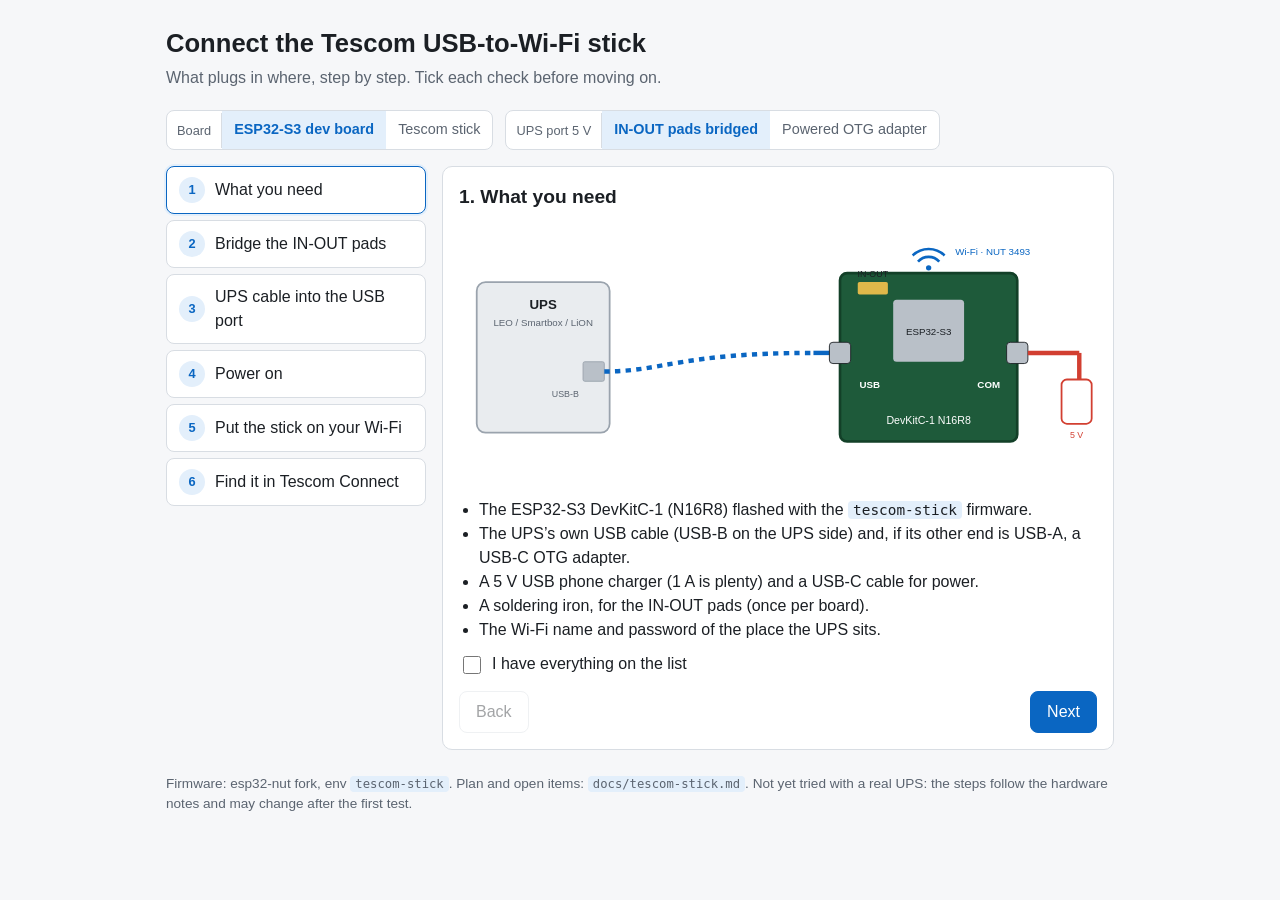
<file: instructions/connect-the-stick.html>
<!doctype html>
<html lang="en">
<head>
<meta charset="utf-8">
<meta name="viewport" content="width=device-width, initial-scale=1">
<title>Connect the Stick</title>
<style>
:root {
  --bg: #f6f7f9; --card: #ffffff; --ink: #1b1f24; --muted: #5b6470; --line: #d8dde3;
  --accent: #0a66c2; --accent-soft: #e3effb; --ok: #1f8a4c; --warn: #b25e00; --warn-soft: #fff3e0;
  --board: #1e5a3a; --board-edge: #134028; --metal: #b9c0c8; --cable: #2f3640; --power: #d23f31;
  --data: #0a66c2; --ups: #e9ecef; --ups-edge: #9aa3ad;
}
@media (prefers-color-scheme: dark) {
  :root:not([data-theme="light"]) {
    --bg: #111418; --card: #1a1f25; --ink: #e8ecf0; --muted: #9aa5b1; --line: #2c333b;
    --accent: #5aa9f0; --accent-soft: #16283a; --ok: #4cc17f; --warn: #f0a24a; --warn-soft: #2d2213;
    --board: #2a7a50; --board-edge: #1b5236; --metal: #8f98a2; --cable: #c8d0d8; --power: #ff6b5c;
    --data: #5aa9f0; --ups: #252b32; --ups-edge: #59626c;
  }
}
:root[data-theme="dark"] {
  --bg: #111418; --card: #1a1f25; --ink: #e8ecf0; --muted: #9aa5b1; --line: #2c333b;
  --accent: #5aa9f0; --accent-soft: #16283a; --ok: #4cc17f; --warn: #f0a24a; --warn-soft: #2d2213;
  --board: #2a7a50; --board-edge: #1b5236; --metal: #8f98a2; --cable: #c8d0d8; --power: #ff6b5c;
  --data: #5aa9f0; --ups: #252b32; --ups-edge: #59626c;
}
* { box-sizing: border-box; }
body { margin: 0; background: var(--bg); color: var(--ink);
  font: 16px/1.5 -apple-system, BlinkMacSystemFont, "Segoe UI", Roboto, sans-serif; }
main { max-width: 980px; margin: 0 auto; padding: 24px 16px 48px; }
h1 { font-size: 1.6rem; margin: 0 0 4px; }
.sub { color: var(--muted); margin: 0 0 20px; }
.toggles { display: flex; flex-wrap: wrap; gap: 12px; margin-bottom: 16px; }
.seg { display: inline-flex; border: 1px solid var(--line); border-radius: 8px; overflow: hidden; background: var(--card); }
.seg button { border: 0; background: transparent; color: var(--muted); padding: 8px 12px; font: inherit; font-size: .9rem; cursor: pointer; }
.seg button[aria-pressed="true"] { background: var(--accent-soft); color: var(--accent); font-weight: 600; }
.seg .lbl { padding: 8px 10px; font-size: .8rem; color: var(--muted); border-right: 1px solid var(--line); align-self: center; }
.layout { display: grid; grid-template-columns: 260px 1fr; gap: 16px; }
@media (max-width: 760px) { .layout { grid-template-columns: 1fr; } }
ol.steps { list-style: none; margin: 0; padding: 0; display: flex; flex-direction: column; gap: 6px; }
ol.steps button { width: 100%; text-align: left; display: flex; gap: 10px; align-items: center; padding: 10px 12px;
  background: var(--card); border: 1px solid var(--line); border-radius: 8px; color: var(--ink); font: inherit; cursor: pointer; }
ol.steps button[aria-current="step"] { border-color: var(--accent); box-shadow: 0 0 0 2px var(--accent-soft); }
.num { flex: none; width: 26px; height: 26px; border-radius: 50%; display: grid; place-items: center; font-size: .8rem; font-weight: 700;
  background: var(--accent-soft); color: var(--accent); }
.done .num { background: var(--ok); color: #fff; }
.card { background: var(--card); border: 1px solid var(--line); border-radius: 10px; padding: 16px; }
.card h2 { margin: 0 0 8px; font-size: 1.2rem; }
.card p { margin: 0 0 10px; }
.card ul { margin: 0 0 10px; padding-left: 20px; }
svg { width: 100%; height: auto; display: block; margin: 8px 0 12px; }
.note { background: var(--warn-soft); border-left: 3px solid var(--warn); padding: 8px 12px; border-radius: 4px; margin: 10px 0; font-size: .92rem; }
.check { display: flex; gap: 8px; align-items: flex-start; margin: 6px 0; }
.check input { margin-top: 4px; width: 18px; height: 18px; accent-color: var(--ok); }
.nav { display: flex; justify-content: space-between; margin-top: 14px; }
.nav button { padding: 8px 16px; border-radius: 8px; border: 1px solid var(--line); background: var(--card); color: var(--ink); font: inherit; cursor: pointer; }
.nav button.primary { background: var(--accent); border-color: var(--accent); color: #fff; }
.nav button:disabled { opacity: .4; cursor: default; }
code { background: var(--accent-soft); padding: 1px 5px; border-radius: 4px; font-size: .9em; }
.hl { animation: pulse 1.4s ease-in-out infinite; }
@keyframes pulse { 50% { opacity: .35; } }
@media (prefers-reduced-motion: reduce) { .hl { animation: none; } .flow { animation: none !important; } }
.flow { stroke-dasharray: 6 6; animation: dash 1s linear infinite; }
@keyframes dash { to { stroke-dashoffset: -12; } }
.hidden { display: none; }
footer { color: var(--muted); font-size: .85rem; margin-top: 24px; }
</style>
</head>
<body>
<main>
  <h1>Connect the Tescom USB-to-Wi-Fi stick</h1>
  <p class="sub">What plugs in where, step by step. Tick each check before moving on.</p>

  <div class="toggles">
    <div class="seg" role="group" aria-label="Board">
      <span class="lbl">Board</span>
      <button data-board="dev" aria-pressed="true">ESP32-S3 dev board</button>
      <button data-board="product" aria-pressed="false">Tescom stick</button>
    </div>
    <div class="seg" role="group" aria-label="5 V for the UPS port" id="vbusSeg">
      <span class="lbl">UPS port 5 V</span>
      <button data-vbus="bridge" aria-pressed="true">IN-OUT pads bridged</button>
      <button data-vbus="otg" aria-pressed="false">Powered OTG adapter</button>
    </div>
  </div>

  <div class="layout">
    <nav aria-label="Steps"><ol class="steps" id="stepList"></ol></nav>
    <section class="card" id="panel" aria-live="polite"></section>
  </div>

  <footer>
    Firmware: esp32-nut fork, env <code>tescom-stick</code>. Plan and open items: <code>docs/tescom-stick.md</code>.
    Not yet tried with a real UPS: the steps follow the hardware notes and may change after the first test.
  </footer>
</main>

<script>
(function () {
  var state = { board: "dev", vbus: "bridge", step: 0, checks: {} };
  try { var saved = JSON.parse(localStorage.getItem("stick-steps") || "null"); if (saved) state = Object.assign(state, saved); } catch (e) {}
  function save() { try { localStorage.setItem("stick-steps", JSON.stringify(state)); } catch (e) {} }

  // ---------- the diagram ----------
  // parts: highlight keys -> which elements pulse in a step
  function diagram(hl) {
    var dev = state.board === "dev", otg = state.vbus === "otg";
    function on(k) { return hl.indexOf(k) >= 0 ? ' class="hl"' : ""; }
    var s = '<svg viewBox="0 0 720 300" role="img" aria-label="Wiring diagram">';
    // UPS
    s += '<g' + on("ups") + '><rect x="20" y="70" width="150" height="170" rx="10" fill="var(--ups)" stroke="var(--ups-edge)" stroke-width="2"/>' +
         '<text x="95" y="100" text-anchor="middle" font-size="15" font-weight="700" fill="var(--ink)">UPS</text>' +
         '<text x="95" y="120" text-anchor="middle" font-size="11" fill="var(--muted)">LEO / Smartbox / LiON</text>' +
         '<rect x="140" y="160" width="24" height="22" rx="2" fill="var(--metal)" stroke="var(--ups-edge)"/>' +
         '<text x="120" y="200" text-anchor="middle" font-size="10" fill="var(--muted)">USB-B</text></g>';
    // UPS cable
    var cableEnd = otg ? 330 : 400;
    s += '<g' + on("upscable") + '><path d="M164 171 C 230 171, 250 150, ' + cableEnd + ' 150" fill="none" stroke="var(--data)" stroke-width="5" class="flow"/></g>';
    if (otg) {
      s += '<g' + on("otg") + '><rect x="330" y="132" width="70" height="36" rx="6" fill="var(--card)" stroke="var(--accent)" stroke-width="2"/>' +
           '<text x="365" y="154" text-anchor="middle" font-size="10" fill="var(--ink)">OTG + power</text>' +
           '<path d="M365 168 L365 250 L300 250" fill="none" stroke="var(--power)" stroke-width="3"/>' +
           '<text x="300" y="268" font-size="10" fill="var(--power)">5 V in</text></g>';
      s += '<path d="M400 150 L430 150" stroke="var(--data)" stroke-width="5"/>';
    } else {
      s += '<path d="M400 150 L430 150" stroke="var(--data)" stroke-width="5"/>';
    }
    // Board
    s += '<g' + on("board") + '><rect x="430" y="60" width="200" height' + '="190" rx="8" fill="var(--board)" stroke="var(--board-edge)" stroke-width="3"/>' +
         '<rect x="490" y="90" width="80" height="70" rx="4" fill="var(--metal)"/>' +
         '<text x="530" y="130" text-anchor="middle" font-size="11" fill="#1b1f24">ESP32-S3</text>' +
         '<text x="530" y="230" text-anchor="middle" font-size="12" fill="#fff">' + (dev ? "DevKitC-1 N16R8" : "Tescom stick") + '</text></g>';
    // USB (native OTG) port, left on the drawing
    s += '<g' + on("usbport") + '><rect x="418" y="138" width="24" height="24" rx="4" fill="var(--metal)" stroke="var(--ink)"/>' +
         '<text x="452" y="190" font-size="11" font-weight="700" fill="#fff">' + (dev ? "USB" : "UPS") + '</text></g>';
    if (dev) {
      // COM (UART) port
      s += '<g' + on("comport") + '><rect x="618" y="138" width="24" height="24" rx="4" fill="var(--metal)" stroke="var(--ink)"/>' +
           '<text x="585" y="190" font-size="11" font-weight="700" fill="#fff">COM</text></g>';
      // IN-OUT pads
      s += '<g' + on("pads") + '><rect x="450" y="70" width="34" height="14" rx="2" fill="' + (otg ? "var(--metal)" : "#e0b84a") + '"/>' +
           '<text x="467" y="64" text-anchor="middle" font-size="10" fill="var(--ink)">IN-OUT</text></g>';
      // Power into COM
      s += '<g' + on("power") + '><path d="M642 150 L700 150" stroke="var(--power)" stroke-width="5"/>' +
           '<rect x="680" y="180" width="34" height="50" rx="6" fill="var(--card)" stroke="var(--power)" stroke-width="2"/>' +
           '<path d="M700 150 L700 180" stroke="var(--power)" stroke-width="5"/>' +
           '<text x="697" y="246" text-anchor="middle" font-size="10" fill="var(--power)">5 V</text></g>';
    } else {
      s += '<g' + on("power") + '><rect x="618" y="138" width="24" height="24" rx="4" fill="var(--metal)" stroke="var(--ink)"/>' +
           '<path d="M642 150 L700 150 L700 180" fill="none" stroke="var(--power)" stroke-width="5"/>' +
           '<rect x="680" y="180" width="34" height="50" rx="6" fill="var(--card)" stroke="var(--power)" stroke-width="2"/>' +
           '<text x="697" y="246" text-anchor="middle" font-size="10" fill="var(--power)">5 V</text></g>';
    }
    // Wi-Fi
    s += '<g' + on("wifi") + '><path d="M530 40 a26 26 0 0 1 36 0 M536 47 a16 16 0 0 1 24 0" fill="none" stroke="var(--accent)" stroke-width="3" transform="translate(-18,0)"/>' +
         '<circle cx="530" cy="54" r="3" fill="var(--accent)"/>' +
         '<text x="560" y="40" font-size="11" fill="var(--accent)">Wi-Fi · NUT 3493</text></g>';
    s += '</svg>';
    return s;
  }

  // ---------- the steps ----------
  function steps() {
    var dev = state.board === "dev", otg = state.vbus === "otg";
    return [
      { title: "What you need", hl: [],
        body: '<ul>' +
          '<li>The ' + (dev ? 'ESP32-S3 DevKitC-1 (N16R8) flashed with the <code>tescom-stick</code> firmware' : 'Tescom stick') + '.</li>' +
          '<li>The UPS’s own USB cable (USB-B on the UPS side) and, if its other end is USB-A, a USB-C OTG adapter' + (otg ? ' <b>with a power input</b>' : '') + '.</li>' +
          '<li>A 5 V USB phone charger (1 A is plenty) and a USB-C cable for power.</li>' +
          (dev && !otg ? '<li>A soldering iron, for the IN-OUT pads (once per board).</li>' : '') +
          '<li>The Wi-Fi name and password of the place the UPS sits.</li></ul>',
        checks: ["I have everything on the list"] },
      { title: dev ? (otg ? "Power for the UPS port" : "Bridge the IN-OUT pads") : "Look at the two ports", hl: dev ? (otg ? ["otg"] : ["pads"]) : ["usbport", "power"],
        body: dev ? (otg
            ? '<p>The USB port of the board can’t power the UPS’s USB chip by itself. A powered OTG adapter (Y-cable) feeds 5 V into that port.</p><p>Plug the charger into the adapter’s power input.</p>'
            : '<p>On the top side, just right of the upper USB-C port and under pins 12/13, two small pads sit next to the label <code>IN-OUT</code>. Bridge them with a blob of solder. This sends the board’s 5 V out of the <b>USB</b> port, so the UPS’s USB chip is powered.</p>' +
              '<p>Which port is which on the N16R8 clone: the <b>upper</b> USB-C port is <b>USB</b> (native, to the UPS); the <b>lower</b> one, next to the small square chip (the USB-serial converter), is <b>COM</b> (power, log, flashing).</p>' +
              '<p>Optional: bridge the two pads next to the label <code>RGB</code> too, so the firmware’s status LED works.</p>' +
              '<div class="note">Once bridged, never plug a computer into the <b>USB</b> port while the board is also powered from <b>COM</b>: two 5 V sources would meet. Use <b>COM</b> for the computer.</div>')
          : '<p>The stick has two ports: <b>UPS</b> (data to the UPS) and <b>5 V</b> (power). They are not interchangeable.</p>',
        checks: dev ? [otg ? "The OTG adapter has a power input and the charger is plugged into it" : "IN-OUT pads are bridged (check with a multimeter: 5 V on the USB port when powered)"] : ["I can tell the UPS port from the 5 V port"] },
      { title: "UPS cable into the " + (dev ? "USB" : "UPS") + " port", hl: ["upscable", "usbport"].concat(otg ? ["otg"] : []),
        body: '<p>Plug the UPS’s USB cable into the UPS (square USB-B socket on its back) and the other end into the ' +
          (dev ? '<b>USB</b> port of the board (the one wired to the ESP32-S3, not COM)' : '<b>UPS</b> port of the stick') + (otg ? ', through the powered OTG adapter' : '') + '.</p>' +
          '<p>The stick reads the UPS like a computer would: the UPS needs no setting changed.</p>',
        checks: ["The UPS cable is in the " + (dev ? "USB" : "UPS") + " port"] },
      { title: "Power on", hl: ["power", dev ? "comport" : "board"],
        body: '<p>Plug the charger into the ' + (dev ? '<b>COM</b>' : '<b>5 V</b>') + ' port.' + (dev ? ' A computer on COM works too, and shows the log at 115200 baud.' : '') + '</p>' +
          '<p>After about 5 seconds the stick opens a Wi-Fi network for setup: <code>Tescom Connect Link</code>.</p>' +
          '<div class="note">Development builds still use the shared password <code>12345678</code>. Shipped sticks will have their own password on the label.</div>',
        checks: ["Tescom Connect Link shows up in the Wi-Fi list"] },
      { title: "Put the stick on your Wi-Fi", hl: ["wifi"],
        body: '<ol><li>Join <code>Tescom Connect Link</code> from a phone or laptop.</li>' +
          '<li>Open <code>http://192.168.4.1</code> (it may open by itself).</li>' +
          '<li>Choose your Wi-Fi, type its password, save. The stick restarts and joins it.</li>' +
          '<li>Set the stick’s login when asked; keep it, the app needs it for UPS commands.</li></ol>' +
          '<p>The stick then answers as <code>tescom-stick-xxxxxx.local</code>.</p>',
        checks: ["The setup page saved the Wi-Fi", "The setup network disappeared (the stick joined my Wi-Fi)"] },
      { title: "Find it in Tescom Connect", hl: ["wifi", "ups"],
        body: '<p>On a computer on the same Wi-Fi: <b>Settings → Connection → Find UPSs</b>. The stick shows as <b>Tescom stick (Leo LCD)</b> or <b>(Leo SmartBox)</b>, with the model it read from the UPS. UPS name: <code>ups</code>, port 3493.</p>' +
          '<p>Not listed? Open <code>http://tescom-stick-xxxxxx.local</code> and check the System Logs page: it should show <code>MegatecDriver (hunnox)</code> and <code>[Megatec] profile leo</code> (or smartbox).</p>',
        checks: ["The app lists the stick", "Readings (voltage, charge, load) look right"] }
    ];
  }

  // ---------- render ----------
  var list = document.getElementById("stepList"), panel = document.getElementById("panel");
  function key(i, j) { return state.board + ":" + state.vbus + ":" + i + ":" + j; }
  function stepDone(i, st) { return st.checks.every(function (_, j) { return state.checks[key(i, j)]; }); }

  function render() {
    var all = steps();
    if (state.step >= all.length) state.step = all.length - 1;
    document.getElementById("vbusSeg").classList.toggle("hidden", state.board !== "dev");
    document.querySelectorAll("[data-board]").forEach(function (b) { b.setAttribute("aria-pressed", String(b.dataset.board === state.board)); });
    document.querySelectorAll("[data-vbus]").forEach(function (b) { b.setAttribute("aria-pressed", String(b.dataset.vbus === state.vbus)); });

    list.innerHTML = "";
    all.forEach(function (st, i) {
      var li = document.createElement("li"), b = document.createElement("button");
      if (stepDone(i, st)) li.className = "done";
      b.innerHTML = '<span class="num">' + (stepDone(i, st) ? "✓" : (i + 1)) + '</span><span>' + st.title + '</span>';
      if (i === state.step) b.setAttribute("aria-current", "step");
      b.onclick = function () { state.step = i; save(); render(); };
      li.appendChild(b); list.appendChild(li);
    });

    var st = all[state.step];
    var html = '<h2>' + (state.step + 1) + '. ' + st.title + '</h2>' + diagram(st.hl) + st.body;
    st.checks.forEach(function (c, j) {
      html += '<label class="check"><input type="checkbox" data-j="' + j + '"' + (state.checks[key(state.step, j)] ? " checked" : "") + '> <span>' + c + '</span></label>';
    });
    html += '<div class="nav"><button id="prev"' + (state.step === 0 ? " disabled" : "") + '>Back</button>' +
            '<button id="next" class="primary"' + (state.step === all.length - 1 ? " disabled" : "") + '>Next</button></div>';
    panel.innerHTML = html;
    panel.querySelectorAll("input[type=checkbox]").forEach(function (cb) {
      cb.onchange = function () { state.checks[key(state.step, +cb.dataset.j)] = cb.checked; save(); render(); };
    });
    document.getElementById("prev").onclick = function () { state.step--; save(); render(); };
    document.getElementById("next").onclick = function () { state.step++; save(); render(); };
  }

  document.querySelectorAll("[data-board]").forEach(function (b) { b.onclick = function () { state.board = b.dataset.board; save(); render(); }; });
  document.querySelectorAll("[data-vbus]").forEach(function (b) { b.onclick = function () { state.vbus = b.dataset.vbus; save(); render(); }; });
  render();
})();
</script>
</body>
</html>
</file>
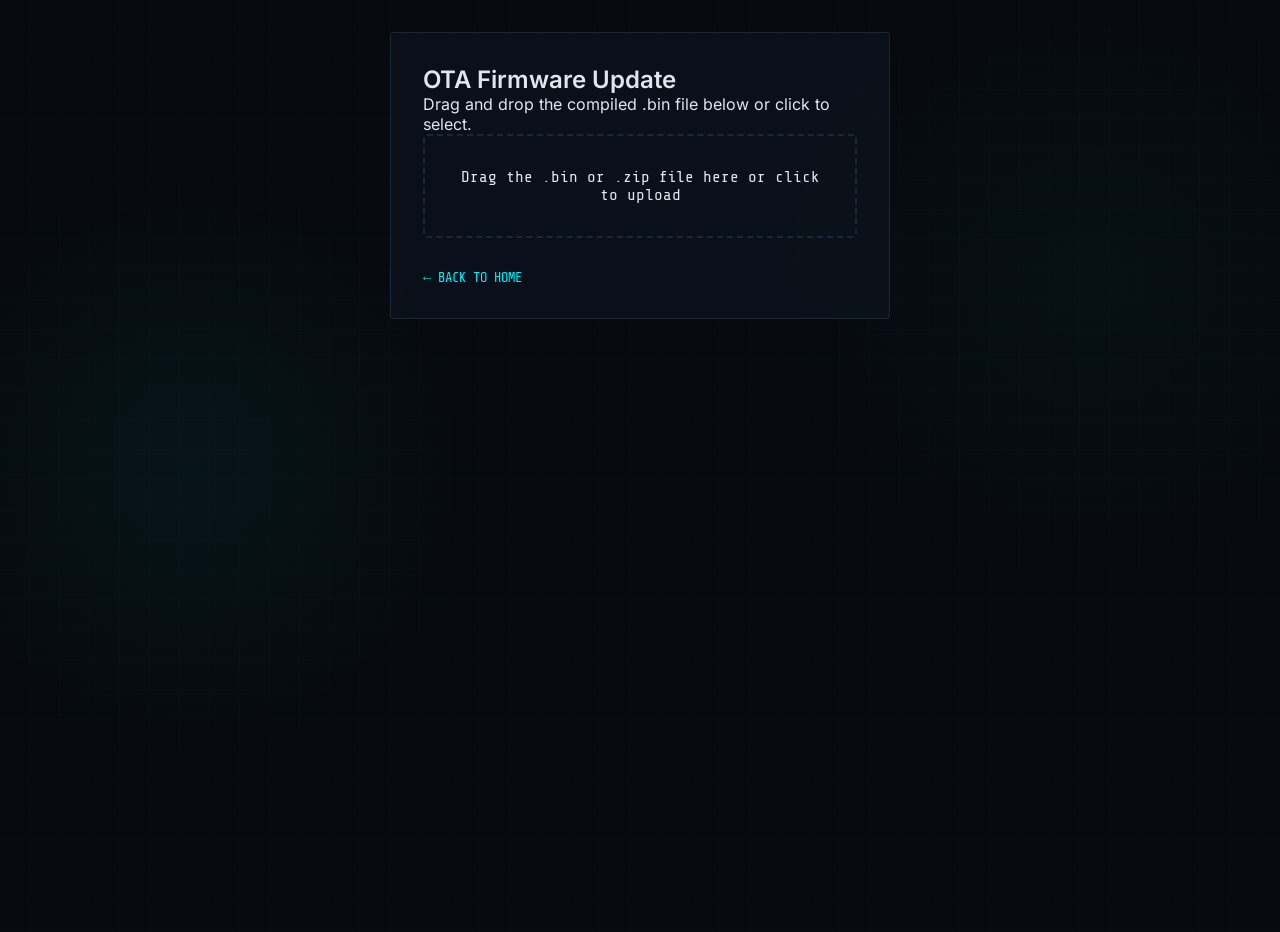
<file: data/www/update_inlined.html>
<!DOCTYPE html>
<html lang="en">
<head>
    <meta charset="UTF-8">
    <meta name="viewport" content="width=device-width, initial-scale=1.0">
    <title>ESP32 NUT - OTA Update</title>
    <link rel="icon" type="image/svg+xml" href="data:image/svg+xml,%3Csvg xmlns='http://www.w3.org/2000/svg' viewBox='0 0 24 24' fill='none' stroke='%2300f0ff' stroke-width='2'%3E%3Cpath d='M13 2L3 14h9l-1 8 10-12h-9l1-8z'/%3E%3C/svg%3E">
    <style>/* --- Embedded Google Fonts (Latin Subset) --- */
/* latin */
@font-face {
  font-family: 'Inter';
  font-style: normal;
  font-weight: 400;
  font-display: swap;
  src: url([data-uri]) format('woff2');
  unicode-range: U+0000-00FF, U+0131, U+0152-0153, U+02BB-02BC, U+02C6, U+02DA, U+02DC, U+0304, U+0308, U+0329, U+2000-206F, U+20AC, U+2122, U+2191, U+2193, U+2212, U+2215, U+FEFF, U+FFFD;
}
/* latin */
@font-face {
  font-family: 'Inter';
  font-style: normal;
  font-weight: 500;
  font-display: swap;
  src: url([data-uri]) format('woff2');
  unicode-range: U+0000-00FF, U+0131, U+0152-0153, U+02BB-02BC, U+02C6, U+02DA, U+02DC, U+0304, U+0308, U+0329, U+2000-206F, U+20AC, U+2122, U+2191, U+2193, U+2212, U+2215, U+FEFF, U+FFFD;
}
/* latin */
@font-face {
  font-family: 'Inter';
  font-style: normal;
  font-weight: 600;
  font-display: swap;
  src: url([data-uri]) format('woff2');
  unicode-range: U+0000-00FF, U+0131, U+0152-0153, U+02BB-02BC, U+02C6, U+02DA, U+02DC, U+0304, U+0308, U+0329, U+2000-206F, U+20AC, U+2122, U+2191, U+2193, U+2212, U+2215, U+FEFF, U+FFFD;
}
/* latin */
@font-face {
  font-family: 'Orbitron';
  font-style: normal;
  font-weight: 400;
  font-display: swap;
  src: url([data-uri]) format('woff2');
  unicode-range: U+0000-00FF, U+0131, U+0152-0153, U+02BB-02BC, U+02C6, U+02DA, U+02DC, U+0304, U+0308, U+0329, U+2000-206F, U+20AC, U+2122, U+2191, U+2193, U+2212, U+2215, U+FEFF, U+FFFD;
}
/* latin */
@font-face {
  font-family: 'Orbitron';
  font-style: normal;
  font-weight: 700;
  font-display: swap;
  src: url([data-uri]) format('woff2');
  unicode-range: U+0000-00FF, U+0131, U+0152-0153, U+02BB-02BC, U+02C6, U+02DA, U+02DC, U+0304, U+0308, U+0329, U+2000-206F, U+20AC, U+2122, U+2191, U+2193, U+2212, U+2215, U+FEFF, U+FFFD;
}
/* latin */
@font-face {
  font-family: 'Share Tech Mono';
  font-style: normal;
  font-weight: 400;
  font-display: swap;
  src: url([data-uri]) format('woff2');
  unicode-range: U+0000-00FF, U+0131, U+0152-0153, U+02BB-02BC, U+02C6, U+02DA, U+02DC, U+0304, U+0308, U+0329, U+2000-206F, U+20AC, U+2122, U+2191, U+2193, U+2212, U+2215, U+FEFF, U+FFFD;
}

/* --- End Embedded Fonts --- */

:root {
    /* Color Palette - Hi-Tech / Cyberpunk minimal */
    --bg-base: #06090e;
    --bg-panel: rgba(14, 20, 31, 0.7);
    --bg-panel-border: rgba(45, 60, 90, 0.5);
    --accent: #00f0ff;
    --accent-hover: #00c3d0;
    --accent-glow: rgba(0, 240, 255, 0.3);
    --text-primary: #e0e6ed;
    --text-secondary: #8a9bb3;
    --danger: #ff3366;
    --success: #00ff9d;
    --warning: #ffb800;
    --info: #00bfff;

    /* Typography */
    --font-ui: 'Inter', sans-serif;
    --font-heading: 'Orbitron', sans-serif;
    --font-mono: 'Share Tech Mono', monospace;
    
    /* Layout */
    --sidebar-width: 260px;
    --border-radius: 4px; /* Sharp corners for tech look */
    --transition: all 0.3s cubic-bezier(0.25, 0.8, 0.25, 1);
}

* {
    box-sizing: border-box;
    margin: 0;
    padding: 0;
}

body {
    background-color: var(--bg-base);
    color: var(--text-primary);
    font-family: var(--font-ui);
    height: 100vh;
    overflow: hidden;
    background-image: 
        radial-gradient(circle at 15% 50%, rgba(0, 240, 255, 0.05), transparent 25%),
        radial-gradient(circle at 85% 30%, rgba(0, 240, 255, 0.03), transparent 25%),
        linear-gradient(rgba(0, 240, 255, 0.02) 1px, transparent 1px),
        linear-gradient(90deg, rgba(0, 240, 255, 0.02) 1px, transparent 1px);
    background-size: 100% 100%, 100% 100%, 30px 30px, 30px 30px;
    background-position: 0 0, 0 0, -1px -1px, -1px -1px;
}

/* --- Layout --- */
.app-container {
    display: flex;
    height: 100vh;
}

/* --- Sidebar --- */
.sidebar {
    width: var(--sidebar-width);
    background: rgba(8, 12, 18, 0.85);
    border-right: 1px solid var(--bg-panel-border);
    backdrop-filter: blur(10px);
    display: flex;
    flex-direction: column;
    padding: 1.5rem 0;
    z-index: 10;
}

.brand {
    display: flex;
    align-items: center;
    padding: 0 1.5rem 2rem;
    gap: 1rem;
}

.brand-icon {
    display: flex;
    align-items: center;
    justify-content: center;
    width: 48px;
    height: 48px;
    color: var(--accent);
    filter: drop-shadow(0 0 8px var(--accent-glow));
}

.brand-icon img {
    width: 100%;
    height: 100%;
    object-fit: contain;
}

.brand-name {
    font-family: var(--font-heading);
    font-size: 1.25rem;
    font-weight: 700;
    letter-spacing: 1px;
}

.brand-name span {
    font-family: var(--font-mono);
    font-size: 0.7rem;
    color: var(--accent);
    vertical-align: super;
}

.tabs {
    display: flex;
    flex-direction: column;
    gap: 0.5rem;
    padding: 0 1rem;
    flex-grow: 1;
}

.tab {
    background: transparent;
    border: 1px solid transparent;
    color: var(--text-secondary);
    font-family: var(--font-mono);
    font-size: 0.9rem;
    padding: 0.8rem 1rem;
    text-align: left;
    display: flex;
    align-items: center;
    gap: 0.75rem;
    cursor: pointer;
    border-radius: var(--border-radius);
    transition: var(--transition);
    text-transform: uppercase;
    letter-spacing: 0.5px;
}

.tab svg {
    width: 18px;
    height: 18px;
    opacity: 0.7;
}

.tab:hover {
    color: var(--text-primary);
    background: rgba(255, 255, 255, 0.02);
}

.tab.active {
    color: var(--accent);
    background: rgba(0, 240, 255, 0.05);
    border-color: rgba(0, 240, 255, 0.2);
    box-shadow: inset 2px 0 0 var(--accent);
}

.tab.active svg {
    opacity: 1;
    filter: drop-shadow(0 0 5px var(--accent-glow));
}

.system-status {
    padding: 1rem 1.5rem;
    display: flex;
    align-items: center;
    gap: 0.75rem;
    font-family: var(--font-mono);
    font-size: 0.8rem;
    color: var(--text-secondary);
    border-top: 1px solid var(--bg-panel-border);
}

.system-status.dual {
    flex-direction: column;
    align-items: flex-start;
    gap: 0.5rem;
}

.status-item {
    display: flex;
    align-items: center;
    gap: 0.75rem;
}

.status-indicator {
    width: 8px;
    height: 8px;
    border-radius: 50%;
}
.status-indicator.warning {
    background: var(--warning);
    box-shadow: 0 0 8px rgba(255, 184, 0, 0.5);
    animation: pulse 2s infinite;
}

.diag-banner {
    margin-bottom: 1rem;
    padding: 0.75rem 1rem;
    border: 1px solid var(--warning);
    border-radius: var(--border-radius);
    background: rgba(255, 184, 0, 0.08);
    color: var(--text-primary);
    font-size: 0.85rem;
}

.diag-banner p {
    margin: 0.25rem 0;
}

.diag-banner code {
    font-family: var(--font-mono);
    word-break: break-all;
}

.status-indicator.success {
    background: var(--success);
    box-shadow: 0 0 8px rgba(0, 255, 157, 0.5);
    animation: none;
}

.status-indicator.danger {
    background: var(--danger);
    box-shadow: 0 0 8px rgba(255, 51, 102, 0.5);
    animation: none;
}

.status-indicator.info {
    background: var(--info);
    box-shadow: 0 0 8px rgba(0, 191, 255, 0.5);
    animation: pulse 2s infinite;
}

@keyframes pulse {
    0% { opacity: 1; }
    50% { opacity: 0.4; }
    100% { opacity: 1; }
}

/* --- Main Content --- */
.content-area {
    flex-grow: 1;
    display: flex;
    flex-direction: column;
    padding: 2rem 3rem;
    overflow-y: auto;
}

/* US-083: on desktop the sidebar keeps its width on every page. With the default
   flex-shrink the flex row squeezed it whenever the active page had wide content
   (UPS Commands, UPS Settings, Wi-Fi/NUT/Logs at 1024 px): the content area gives up
   the space instead (it scrolls, so it can shrink). "not all and" is the exact
   complement of the mobile query below, fractional widths included. */
@media not all and (max-width: 768px) {
    .sidebar { flex-shrink: 0; }
}

.topbar {
    display: flex;
    justify-content: space-between;
    align-items: flex-end;
    margin-bottom: 2rem;
    padding-bottom: 1rem;
    border-bottom: 1px solid var(--bg-panel-border);
}

.page-title {
    font-family: var(--font-heading);
    font-size: 1.5rem;
    font-weight: 400;
    text-transform: uppercase;
    letter-spacing: 2px;
}

.device-id {
    font-family: var(--font-mono);
    font-size: 0.85rem;
    color: var(--text-secondary);
}
.device-id span {
    color: var(--text-primary);
}

.tab-content {
    display: none;
    flex-direction: column;
    gap: 1.5rem;
    animation: fadeIn 0.4s ease-out forwards;
}

.tab-content.active {
    display: flex;
}

@keyframes fadeIn {
    from { opacity: 0; transform: translateY(10px); }
    to { opacity: 1; transform: translateY(0); }
}

/* --- Panels --- */
.panel {
    background: var(--bg-panel);
    border: 1px solid var(--bg-panel-border);
    border-radius: var(--border-radius);
    padding: 1.5rem;
    backdrop-filter: blur(10px);
    position: relative;
    overflow: hidden;
}

.panel::before {
    content: '';
    position: absolute;
    top: 0; left: 0; right: 0;
    height: 1px;
    background: linear-gradient(90deg, transparent, var(--accent-glow), transparent);
}

.panel-header {
    display: flex;
    justify-content: space-between;
    align-items: center;
    margin-bottom: 1.5rem;
}

.panel-header h2 {
    font-size: 0.9rem;
    font-family: var(--font-mono);
    text-transform: uppercase;
    letter-spacing: 1px;
    color: var(--accent);
}

.placeholder-panel {
    display: flex;
    flex-direction: column;
    align-items: center;
    justify-content: center;
    height: 200px;
    border-style: dashed;
    opacity: 0.6;
}
.placeholder-panel p {
    margin-top: 1rem;
    color: var(--text-secondary);
}

.mono {
    font-family: var(--font-mono);
}

/* --- Buttons --- */
.btn {
    display: inline-flex;
    align-items: center;
    gap: 0.5rem;
    padding: 0.6rem 1.2rem;
    font-family: var(--font-mono);
    font-size: 0.85rem;
    text-transform: uppercase;
    letter-spacing: 1px;
    cursor: pointer;
    border-radius: var(--border-radius);
    transition: var(--transition);
    position: relative;
    overflow: hidden;
}

.btn svg {
    width: 16px;
    height: 16px;
}

.btn-outline {
    background: transparent;
    border: 1px solid var(--accent);
    color: var(--accent);
}

.btn-outline:hover {
    background: rgba(0, 240, 255, 0.1);
    box-shadow: 0 0 15px var(--accent-glow);
}

.btn-primary {
    background: var(--accent);
    border: 1px solid var(--accent);
    color: #000;
    font-weight: 700;
}

.btn-primary:hover:not(:disabled) {
    background: var(--accent-hover);
    box-shadow: 0 0 20px var(--accent-glow);
}

.btn-primary:disabled {
    background: rgba(0, 240, 255, 0.2);
    border-color: transparent;
    color: rgba(255, 255, 255, 0.3);
    cursor: not-allowed;
}

/* --- Network List --- */
.network-list {
    display: flex;
    flex-direction: column;
    gap: 0.5rem;
    max-height: 250px;
    overflow-y: auto;
    padding-right: 0.5rem;
}

.network-list::-webkit-scrollbar {
    width: 6px;
}
.network-list::-webkit-scrollbar-track {
    background: rgba(255, 255, 255, 0.05);
}
.network-list::-webkit-scrollbar-thumb {
    background: var(--bg-panel-border);
    border-radius: 3px;
}
.network-list::-webkit-scrollbar-thumb:hover {
    background: var(--accent);
}

.scan-placeholder {
    display: flex;
    flex-direction: column;
    align-items: center;
    justify-content: center;
    padding: 3rem 0;
    color: var(--text-secondary);
    font-family: var(--font-mono);
    font-size: 0.85rem;
    gap: 1rem;
}

.spinner {
    width: 24px;
    height: 24px;
    border: 2px solid var(--bg-panel-border);
    border-top-color: var(--accent);
    border-radius: 50%;
    animation: spin 1s linear infinite;
}

@keyframes spin {
    to { transform: rotate(360deg); }
}

.network-item {
    display: flex;
    justify-content: space-between;
    align-items: center;
    padding: 1rem;
    background: rgba(255, 255, 255, 0.02);
    border: 1px solid var(--bg-panel-border);
    border-radius: var(--border-radius);
    cursor: pointer;
    transition: var(--transition);
}

.network-item:hover {
    background: rgba(255, 255, 255, 0.05);
    border-color: rgba(0, 240, 255, 0.3);
}

.network-item.selected {
    background: rgba(0, 240, 255, 0.08);
    border-color: var(--accent);
}

.net-info {
    display: flex;
    flex-direction: column;
    gap: 0.25rem;
}

.net-ssid {
    font-weight: 600;
    font-family: var(--font-mono);
}

.net-meta {
    font-size: 0.75rem;
    color: var(--text-secondary);
    display: flex;
    gap: 0.5rem;
}

.net-signal {
    display: flex;
    align-items: center;
    gap: 0.5rem;
    color: var(--text-secondary);
}

.net-signal svg {
    width: 18px;
    height: 18px;
}

.signal-excellent { color: var(--success); }
.signal-good { color: var(--accent); }
.signal-weak { color: var(--warning); }

/* --- Forms --- */
.form-container {
    display: grid;
    grid-template-columns: 1fr 1fr auto;
    gap: 1.5rem;
    align-items: end;
}

.form-group {
    display: flex;
    flex-direction: column;
    gap: 0.5rem;
}

.form-group label {
    font-family: var(--font-mono);
    font-size: 0.75rem;
    text-transform: uppercase;
    color: var(--text-secondary);
    letter-spacing: 1px;
}

input[type="text"],
input[type="password"] {
    background: rgba(0, 0, 0, 0.3);
    border: 1px solid var(--bg-panel-border);
    color: var(--text-primary);
    padding: 0.8rem 1rem;
    border-radius: var(--border-radius);
    font-family: var(--font-mono);
    font-size: 0.9rem;
    outline: none;
    transition: var(--transition);
    width: 100%;
}

input:focus {
    border-color: var(--accent);
    box-shadow: 0 0 10px var(--accent-glow);
}

input:disabled, input[readonly] {
    opacity: 0.6;
    cursor: not-allowed;
}
input[readonly] {
    cursor: default;
}

.input-wrapper {
    position: relative;
    display: flex;
    align-items: center;
}

.btn-icon {
    position: absolute;
    right: 10px;
    background: transparent;
    border: none;
    color: var(--text-secondary);
    cursor: pointer;
    padding: 5px;
    display: flex;
}
.btn-icon:hover:not(:disabled) {
    color: var(--accent);
}
.btn-icon svg {
    width: 18px;
    height: 18px;
}
.btn-icon:disabled {
    cursor: not-allowed;
    opacity: 0.5;
}

/* --- Terminal Logs --- */
.terminal-container {
    background: rgba(0, 0, 0, 0.8);
    border: 1px solid var(--bg-panel-border);
    border-radius: var(--border-radius);
    padding: 1.25rem;
    height: 400px;
    overflow-y: auto;
    font-family: var(--font-mono);
    font-size: 0.85rem;
    color: var(--text-primary);
    box-shadow: inset 0 0 15px rgba(0, 0, 0, 0.9);
}

.terminal-container::-webkit-scrollbar {
    width: 8px;
}
.terminal-container::-webkit-scrollbar-track {
    background: rgba(0, 0, 0, 0.3);
}
.terminal-container::-webkit-scrollbar-thumb {
    background: var(--bg-panel-border);
    border-radius: 4px;
}
.terminal-container::-webkit-scrollbar-thumb:hover {
    background: var(--accent);
}

.terminal-line {
    margin-bottom: 0.4rem;
    display: flex;
    gap: 1rem;
    word-break: break-all;
    line-height: 1.4;
}

.terminal-time {
    color: var(--text-secondary);
    opacity: 0.7;
    white-space: nowrap;
}

.terminal-level-info { color: var(--accent); font-weight: 600; white-space: nowrap; }
.terminal-level-warn { color: var(--warning); font-weight: 600; white-space: nowrap; }
.terminal-level-err { color: var(--danger); font-weight: 600; white-space: nowrap; }

.terminal-msg {
    color: var(--text-primary);
}

.logs-actions {
    display: flex;
    justify-content: space-between;
    align-items: center;
    margin-bottom: 1.5rem;
    flex-wrap: wrap;
    gap: 1rem;
}

.logs-controls {
    display: flex;
    gap: 1rem;
}

.auto-refresh {
    display: flex;
    align-items: center;
    gap: 0.75rem;
    font-size: 0.85rem;
    color: var(--text-secondary);
    font-family: var(--font-mono);
    padding: 0.5rem 1rem;
    background: rgba(255, 255, 255, 0.02);
    border-radius: var(--border-radius);
    border: 1px solid var(--bg-panel-border);
}

.auto-refresh .toggle-label {
    text-transform: uppercase;
    letter-spacing: 1px;
}

.auto-refresh .state-text {
    font-weight: bold;
    width: 60px;
}

.auto-refresh .state-text.active {
    color: var(--success);
    text-shadow: 0 0 8px rgba(0, 255, 157, 0.5);
}

.auto-refresh .state-text.paused {
    color: var(--warning);
    text-shadow: 0 0 8px rgba(255, 184, 0, 0.5);
}

/* Switch */
.switch {
    position: relative;
    display: inline-block;
    width: 44px;
    height: 24px;
}

.switch input {
    opacity: 0;
    width: 0;
    height: 0;
}

.switch .slider {
    position: absolute;
    cursor: pointer;
    top: 0;
    left: 0;
    right: 0;
    bottom: 0;
    background-color: rgba(0, 0, 0, 0.5);
    border: 1px solid var(--bg-panel-border);
    transition: .4s;
    border-radius: 12px;
}

.switch .slider:before {
    position: absolute;
    content: "";
    height: 16px;
    width: 16px;
    left: 3px;
    bottom: 3px;
    background-color: var(--text-secondary);
    transition: .4s;
    border-radius: 50%;
}

.switch input:checked + .slider {
    background-color: rgba(0, 255, 157, 0.1);
    border-color: var(--success);
}

.switch input:checked + .slider:before {
    transform: translateX(20px);
    background-color: var(--success);
    box-shadow: 0 0 8px rgba(0, 255, 157, 0.8);
}
/* OTA Update Styles */
.ota-container {
    max-width: 500px;
    margin: 2rem auto;
    background: var(--bg-panel);
    padding: 2rem;
    border-radius: var(--border-radius);
    border: 1px solid var(--bg-panel-border);
    backdrop-filter: blur(10px);
}
.dropzone {
    border: 2px dashed var(--bg-panel-border);
    border-radius: var(--border-radius);
    padding: 2rem;
    text-align: center;
    cursor: pointer;
    transition: var(--transition);
    margin-bottom: 1rem;
    font-family: var(--font-mono);
}
.dropzone.dragover {
    border-color: var(--accent);
    background: rgba(0, 240, 255, 0.05);
}
.dropzone input[type="file"] {
    display: none;
}
.progress-bar-container {
    width: 100%;
    height: 20px;
    background-color: rgba(0, 0, 0, 0.3);
    border-radius: 10px;
    overflow: hidden;
    margin-bottom: 1rem;
    display: none;
    border: 1px solid var(--bg-panel-border);
}
.progress-bar {
    height: 100%;
    width: 0%;
    background-color: var(--accent);
    transition: width 0.2s;
    box-shadow: 0 0 10px var(--accent-glow);
}
.status {
    text-align: center;
    font-weight: bold;
    font-family: var(--font-mono);
    margin-bottom: 1rem;
}
.status.success { color: var(--success); }
.status.error { color: var(--danger); }
.btn-back {
    display: inline-block;
    margin-top: 1rem;
    text-decoration: none;
    color: var(--accent);
    font-family: var(--font-mono);
    font-size: 0.85rem;
    text-transform: uppercase;
    transition: var(--transition);
}
.btn-back:hover {
    color: var(--accent-hover);
    text-shadow: 0 0 8px var(--accent-glow);
}
/* UPS Parameters Specific Styles */



.polling-indicator {

    display: flex;

    align-items: center;

    gap: 0.5rem;

    font-family: var(--font-mono);

    font-size: 0.75rem;

    color: var(--success);

    text-transform: uppercase;

    letter-spacing: 1px;

}



.pulse-dot {

    width: 6px;

    height: 6px;

    background-color: var(--success);

    border-radius: 50%;

    box-shadow: 0 0 8px var(--success);

    animation: blink 1.5s infinite;

}



@keyframes blink {

    0%, 100% { opacity: 1; }

    50% { opacity: 0.3; }

}



.metrics-grid {

    display: grid;

    grid-template-columns: repeat(auto-fit, minmax(200px, 1fr));

    gap: 1.5rem;

    margin-bottom: 2rem;

}



.metric-card {

    background: rgba(0, 0, 0, 0.3);

    border: 1px solid var(--bg-panel-border);

    border-radius: var(--border-radius);

    padding: 1.5rem;

    display: flex;

    flex-direction: column;

    gap: 0.75rem;

    transition: var(--transition);

}



.metric-card:hover {

    border-color: rgba(0, 240, 255, 0.3);

    background: rgba(0, 240, 255, 0.02);

}



.metric-card.highlight {

    background: rgba(0, 240, 255, 0.05);

    border-color: var(--accent);

    box-shadow: 0 0 15px rgba(0, 240, 255, 0.1) inset;

}



.metric-label {

    font-family: var(--font-mono);

    font-size: 0.75rem;

    color: var(--text-secondary);

    text-transform: uppercase;

    letter-spacing: 1px;

}



.metric-value {

    font-family: var(--font-heading);

    font-size: 2rem;

    color: var(--text-primary);

    display: flex;

    align-items: baseline;

    gap: 0.25rem;

}



.metric-value .unit {

    font-size: 1rem;

    color: var(--text-secondary);

}



.metric-value.status-online { color: var(--success); text-shadow: 0 0 10px rgba(0, 255, 157, 0.3); }

.metric-value.status-batt { color: var(--warning); text-shadow: 0 0 10px rgba(255, 184, 0, 0.3); }



.progress-bar-container {

    width: 100%;

    height: 4px;

    background: rgba(255, 255, 255, 0.1);

    border-radius: 2px;

    overflow: hidden;

    margin-top: 0.5rem;

}



.progress-bar {

    height: 100%;

    background: var(--success);

    box-shadow: 0 0 10px var(--success);

    transition: width 0.5s ease-out;

}

.progress-bar.load {

    background: var(--accent);

    box-shadow: 0 0 10px var(--accent);

}



.details-table-container {

    background: rgba(0, 0, 0, 0.2);

    border: 1px solid var(--bg-panel-border);

    border-radius: var(--border-radius);

    overflow: hidden;

}



.data-table {

    width: 100%;

    border-collapse: collapse;

    font-family: var(--font-mono);

    font-size: 0.85rem;

    text-align: left;

}



.data-table th {

    background: rgba(255, 255, 255, 0.03);

    color: var(--text-secondary);

    font-weight: normal;

    text-transform: uppercase;

    letter-spacing: 1px;

    padding: 1rem;

    border-bottom: 1px solid var(--bg-panel-border);

}



.data-table td {

    padding: 1rem;

    border-bottom: 1px solid rgba(255, 255, 255, 0.05);

    color: var(--text-primary);

}



.data-table tbody tr {

    transition: background 0.2s;

}



.data-table tbody tr:hover {

    background: rgba(0, 240, 255, 0.05);

}



.data-table td:first-child {

    color: var(--accent);

}



.data-table td:last-child {

    color: var(--text-secondary);

}



.flash {

    animation: flash-bg 0.5s ease-out;

}



@keyframes flash-bg {

    0% { background: rgba(0, 240, 255, 0.2); }

    100% { background: transparent; }

}


/* UPS Parameters Specific Styles */

.polling-indicator {
    display: flex;
    align-items: center;
    gap: 0.5rem;
    font-family: var(--font-mono);
    font-size: 0.75rem;
    color: var(--success);
    text-transform: uppercase;
    letter-spacing: 1px;
}

.pulse-dot {
    width: 6px;
    height: 6px;
    background-color: var(--success);
    border-radius: 50%;
    box-shadow: 0 0 8px var(--success);
    animation: blink 1.5s infinite;
}

@keyframes blink {
    0%, 100% { opacity: 1; }
    50% { opacity: 0.3; }
}

.metrics-grid {
    display: grid;
    grid-template-columns: repeat(auto-fit, minmax(200px, 1fr));
    gap: 1.5rem;
    margin-bottom: 2rem;
}

.metric-card {
    background: rgba(0, 0, 0, 0.3);
    border: 1px solid var(--bg-panel-border);
    border-radius: var(--border-radius);
    padding: 1.5rem;
    display: flex;
    flex-direction: column;
    gap: 0.75rem;
    transition: var(--transition);
}

.metric-card:hover {
    border-color: rgba(0, 240, 255, 0.3);
    background: rgba(0, 240, 255, 0.02);
}

.metric-card.highlight {
    background: rgba(0, 240, 255, 0.05);
    border-color: var(--accent);
    box-shadow: 0 0 15px rgba(0, 240, 255, 0.1) inset;
}

.metric-label {
    font-family: var(--font-mono);
    font-size: 0.75rem;
    color: var(--text-secondary);
    text-transform: uppercase;
    letter-spacing: 1px;
}

.metric-value {
    font-family: var(--font-heading);
    font-size: 2rem;
    color: var(--text-primary);
    display: flex;
    align-items: baseline;
    gap: 0.25rem;
}

.metric-value .unit {
    font-size: 1rem;
    color: var(--text-secondary);
}

.metric-value.status-online { color: var(--success); text-shadow: 0 0 10px rgba(0, 255, 157, 0.3); }
.metric-value.status-batt { color: var(--warning); text-shadow: 0 0 10px rgba(255, 184, 0, 0.3); }

.progress-bar-container {
    width: 100%;
    height: 4px;
    background: rgba(255, 255, 255, 0.1);
    border-radius: 2px;
    overflow: hidden;
    margin-top: 0.5rem;
}

.progress-bar {
    height: 100%;
    background: var(--success);
    box-shadow: 0 0 10px var(--success);
    transition: width 0.5s ease-out;
}
.progress-bar.load {
    background: var(--accent);
    box-shadow: 0 0 10px var(--accent);
}

.details-table-container {
    background: rgba(0, 0, 0, 0.2);
    border: 1px solid var(--bg-panel-border);
    border-radius: var(--border-radius);
    overflow: hidden;
}

.data-table {
    width: 100%;
    border-collapse: collapse;
    font-family: var(--font-mono);
    font-size: 0.85rem;
    text-align: left;
}

.data-table th {
    background: rgba(255, 255, 255, 0.03);
    color: var(--text-secondary);
    font-weight: normal;
    text-transform: uppercase;
    letter-spacing: 1px;
    padding: 1rem;
    border-bottom: 1px solid var(--bg-panel-border);
}

.data-table td {
    padding: 1rem;
    border-bottom: 1px solid rgba(255, 255, 255, 0.05);
    color: var(--text-primary);
}

.data-table tbody tr {
    transition: background 0.2s;
}

.data-table tbody tr:hover {
    background: rgba(0, 240, 255, 0.05);
}

.data-table td:first-child {
    color: var(--accent);
}

.data-table td:last-child {
    color: var(--text-secondary);
}

/* Mobile Responsive Styles for US-042 */
@media (max-width: 768px) {
    .app-container {
        flex-direction: column;
    }
    
    .sidebar {
        width: 100%;
        border-right: none;
        border-bottom: 1px solid var(--bg-panel-border);
        padding: 1rem 0;
    }
    
    .brand {
        justify-content: center;
        padding: 0 1.5rem 1rem;
    }
    
    .tabs {
        flex-direction: row;
        flex-wrap: wrap;
        justify-content: center;
        gap: 0.5rem;
    }
    
    .tab {
        flex: 1 1 45%;
        justify-content: center;
        padding: 0.6rem;
    }
    
    .system-status.dual {
        flex-direction: row;
        justify-content: space-around;
        padding: 1rem 0 0 0;
    }
    
    .content-area {
        padding: 1rem;
    }
    
    .topbar {
        flex-direction: column;
        align-items: flex-start;
        gap: 0.5rem;
    }
    
    .form-container {
        grid-template-columns: 1fr;
        gap: 1rem;
    }
    
    .logs-actions {
        flex-direction: column;
        align-items: stretch;
    }
    
    .logs-controls {
        flex-wrap: wrap;
        justify-content: space-between;
    }
    
    .logs-controls .btn {
        flex: 1 1 45%;
        justify-content: center;
    }
}

/* US-083: Responsive Data Table (UPS Telemetry), was mobile only. Next to the 260 px
   sidebar the table needs ~450 px (parameter names and values do not wrap): below
   ~850 px .details-table-container (overflow: hidden) clipped the Description column.
   Up to 1000 px each row is stacked: parameter, value, description. */
@media (max-width: 1000px) {
    .data-table, .data-table tbody, .data-table tr, .data-table td {
        display: block;
        width: 100%;
    }
    .data-table thead {
        display: none;
    }
    .data-table td {
        border: none;
        padding: 0.5rem 1rem;
        text-align: left;
    }
    .data-table td:first-child {
        padding-top: 1rem;
        font-weight: bold;
        color: var(--accent);
    }
    .data-table td:nth-child(2) {
        font-size: 1.1em;
    }
    .data-table td:last-child {
        padding-bottom: 1rem;
        border-bottom: 1px solid rgba(255, 255, 255, 0.05);
        color: var(--text-secondary);
        font-size: 0.8em;
    }
    .data-table tr {
        margin-bottom: 0.5rem;
    }
}

/* US-059: UPS Commands */
/* --- Last test result --- */
.test-result {
    display: flex;
    align-items: center;
    gap: 0.75rem;
    margin-bottom: 1.5rem;
    padding: 0.9rem 1.2rem;
    background: rgba(0, 0, 0, 0.3);
    border: 1px solid var(--bg-panel-border);
    border-left: 3px solid var(--success);
    border-radius: var(--border-radius);
    font-family: var(--font-mono);
    font-size: 0.85rem;
}
.test-result[hidden] { display: none; }
.test-result .test-result-label {
    color: var(--text-secondary);
    text-transform: uppercase;
    letter-spacing: 1px;
    font-size: 0.75rem;
}
.test-result .test-result-value { color: var(--success); margin-left: auto; }
.test-result.running { border-left-color: var(--info); }
.test-result.running .test-result-value { color: var(--info); }
.test-result.failed { border-left-color: var(--danger); }
.test-result.failed .test-result-value { color: var(--danger); }

/* --- Command groups --- */
.cmd-group {
    background: rgba(0, 0, 0, 0.2);
    border: 1px solid var(--bg-panel-border);
    border-radius: var(--border-radius);
    overflow: hidden;
}
.cmd-group + .cmd-group { margin-top: 1.5rem; }

.cmd-group-header {
    display: flex;
    align-items: center;
    gap: 0.75rem;
    padding: 0.9rem 1rem;
    background: rgba(255, 255, 255, 0.03);
    border-bottom: 1px solid var(--bg-panel-border);
    font-family: var(--font-mono);
    font-size: 0.8rem;
    text-transform: uppercase;
    letter-spacing: 1px;
    color: var(--text-secondary);
}
.cmd-group-header svg { width: 16px; height: 16px; flex-shrink: 0; }
.cmd-group-count {
    margin-left: auto;
    padding: 0.1rem 0.5rem;
    border: 1px solid var(--bg-panel-border);
    border-radius: 2px;
    font-size: 0.7rem;
}

/* --- Command row --- */
.cmd-row {
    display: grid;
    grid-template-columns: minmax(220px, 1.1fr) 2fr auto;
    align-items: center;
    gap: 1rem;
    padding: 0.85rem 1rem;
    border-bottom: 1px solid rgba(255, 255, 255, 0.05);
    transition: background 0.2s;
}
.cmd-row:last-child { border-bottom: none; }
.cmd-group .cmd-row:hover { background: rgba(0, 240, 255, 0.04); }

.cmd-name {
    font-family: var(--font-mono);
    font-size: 0.88rem;
    color: var(--accent);
    word-break: break-all;
}
.cmd-desc {
    font-size: 0.85rem;
    color: var(--text-secondary);
}

.cmd-action {
    display: flex;
    align-items: center;
    justify-content: flex-end;
    gap: 0.75rem;
    min-width: 0;
}

/* Inline outcome message (appears after the call, fades out) */
.cmd-result {
    font-family: var(--font-mono);
    font-size: 0.75rem;
    white-space: nowrap;
    display: inline-flex;
    align-items: center;
    gap: 0.35rem;
    animation: fadeIn 0.25s ease-out;
    /* Spazio riservato anche quando è vuoto: il messaggio non allarga la colonna
       e non sposta nome e descrizione (larghezza di "Command rejected by the UPS") */
    min-width: 13rem;
    justify-content: flex-end;
}
.cmd-result.success { color: var(--success); }
.cmd-result.error { color: var(--danger); }
.cmd-result.fade { opacity: 0; transition: opacity 0.6s; }

/* --- Run button --- */
.btn-sm {
    padding: 0.4rem 0.9rem;
    font-size: 0.75rem;
}
.cmd-run {
    min-width: 7.5rem;
    justify-content: center;
}
.cmd-run:disabled {
    border-color: rgba(138, 155, 179, 0.3);
    color: rgba(138, 155, 179, 0.6);
    background: transparent;
    box-shadow: none;
    cursor: not-allowed;
}
.cmd-run.running:disabled {
    border-color: rgba(0, 240, 255, 0.4);
    color: var(--accent);
}
.cmd-run svg { width: 12px; height: 12px; }

.cmd-spinner {
    width: 11px;
    height: 11px;
    border: 2px solid rgba(0, 240, 255, 0.25);
    border-top-color: var(--accent);
    border-radius: 50%;
    animation: cmd-spin 0.8s linear infinite;
}
@keyframes cmd-spin { to { transform: rotate(360deg); } }

/* --- Empty state --- */
.cmd-empty {
    display: flex;
    flex-direction: column;
    align-items: center;
    justify-content: center;
    gap: 0.75rem;
    padding: 3rem 1rem;
    border: 1px dashed var(--bg-panel-border);
    border-radius: var(--border-radius);
    text-align: center;
    color: var(--text-secondary);
    font-family: var(--font-mono);
}
.cmd-empty[hidden] { display: none; }
.cmd-empty svg { width: 32px; height: 32px; opacity: 0.5; }
.cmd-empty strong {
    color: var(--text-primary);
    font-weight: normal;
    text-transform: uppercase;
    letter-spacing: 1px;
}
.cmd-empty span { font-size: 0.8rem; }

/* US-083: next to the 260 px sidebar the 3-column row leaves the description under
   200 px up to 1240 px (46 px at 1000 px): it moves under the command name, the action
   stays on the right. Up to 1000 px even that does not fit: one column, as on mobile.
   Before the mobile block, which wins below 768 px (UPS Settings rows override the
   grid further down). */
@media (max-width: 1240px) {
    .cmd-row {
        grid-template-columns: minmax(0, 1fr) auto;
        grid-template-areas:
            "name action"
            "desc action";
        row-gap: 0.3rem;
    }
    .cmd-row .cmd-name { grid-area: name; }
    .cmd-row .cmd-desc { grid-area: desc; }
    .cmd-row .cmd-action { grid-area: action; }
}
@media (max-width: 1000px) {
    .cmd-row {
        grid-template-columns: minmax(0, 1fr);
        grid-template-areas: "name" "desc" "action";
    }
    .cmd-action { margin-top: 0.4rem; }
    .cmd-action .cmd-result { white-space: normal; margin-right: auto; min-width: 0; justify-content: flex-start; }
    .cmd-action .cmd-result:empty { display: none; }
}

/* --- Mobile (US-042 breakpoint) --- */
@media (max-width: 768px) {
    .cmd-row {
        grid-template-columns: 1fr;
        gap: 0.4rem;
        padding: 0.9rem 1rem;
    }
    .cmd-action { margin-top: 0.4rem; }
    .cmd-result { white-space: normal; margin-right: auto; min-width: 0; justify-content: flex-start; }
    .cmd-result:empty { display: none; }
    .test-result { flex-wrap: wrap; }
    .test-result .test-result-value { margin-left: 0; width: 100%; }
}

/* Static groups in index.html: no gap above the power group when the actions group is hidden */
.cmd-group[hidden] { display: none; }
.cmd-group[hidden] + .cmd-group { margin-top: 0; }

/* --- US-068: UPS Settings (writable variables) --- */
/* --- Panel header: "Read hh:mm:ss" (no Live pulse: there is no polling) --- */
.set-header-side {
    display: flex;
    align-items: center;
    gap: 0.75rem;
}
.set-snapshot {
    display: inline-flex;
    align-items: center;
    gap: 0.4rem;
    color: var(--text-secondary);
    font-family: var(--font-mono);
    font-size: 0.75rem;
    white-space: nowrap;
}
.set-snapshot svg { width: 13px; height: 13px; opacity: 0.7; }
.set-snapshot span { color: var(--text-primary); font-variant-numeric: tabular-nums; }
.set-snapshot[hidden] { display: none; }

.set-lead {
    margin: -0.75rem 0 1.25rem;
    color: var(--text-secondary);
    font-size: 0.85rem;
    line-height: 1.5;
}
.set-lead[hidden] { display: none; }

/* --- Groups: reuse .cmd-group; secondary caption in the header --- */
.set-group-sub {
    color: rgba(138, 155, 179, 0.65);
    text-transform: none;
    letter-spacing: 0;
    font-size: 0.75rem;
}
.set-group-sub::before { content: '\00b7'; margin-right: 0.6rem; }

/* --- Row grid (overrides the 3-column .cmd-row) ---
   desktop:  variable | description | current (+ Reset) | new value + Apply
   <=1400px: description moves under the variable name
   <=1180px: the editor (new value + Apply) gets its own line
   <=768px:  single column, see the media query at the bottom
   The widths assume the 260 px sidebar (US-083), which no longer shrinks. */
.set-row,
.set-head {
    grid-template-columns: minmax(180px, 1fr) minmax(0, 1.3fr) 12rem 20rem;
    grid-template-areas: "id desc cur edit";
    align-items: start;
}
.set-row .set-id { grid-area: id; min-width: 0; }
.set-row .cmd-desc { grid-area: desc; padding-top: 0.45rem; line-height: 1.4; }
.set-row .set-current { grid-area: cur; }
.set-row .set-edit { grid-area: edit; }
.set-row .set-id { padding-top: 0.4rem; }

/* Column captions, once per group (desktop only) */
.set-head {
    display: grid;
    gap: 1rem;
    padding: 0.5rem 1rem;
    border-bottom: 1px solid rgba(255, 255, 255, 0.05);
    color: rgba(138, 155, 179, 0.7);
    font-family: var(--font-mono);
    font-size: 0.66rem;
    text-transform: uppercase;
    letter-spacing: 1.5px;
}
.set-head > :nth-child(1) { grid-area: id; }
.set-head > :nth-child(2) { grid-area: desc; }
.set-head > :nth-child(3) { grid-area: cur; }
.set-head > :nth-child(4) { grid-area: edit; }

/* Small tags under the variable name */
.set-tags {
    display: flex;
    flex-wrap: wrap;
    gap: 0.35rem;
    margin-top: 0.35rem;
}
.set-tags:empty { display: none; }
.set-tag {
    display: inline-flex;
    align-items: center;
    gap: 0.25rem;
    padding: 0.05rem 0.4rem;
    border: 1px solid var(--bg-panel-border);
    border-radius: 2px;
    color: var(--text-secondary);
    font-family: var(--font-mono);
    font-size: 0.62rem;
    text-transform: uppercase;
    letter-spacing: 1px;
}
.set-tag svg { width: 10px; height: 10px; }
.set-tag.warn {
    border-color: rgba(255, 184, 0, 0.4);
    color: var(--warning);
}

/* --- Current value (+ Reset to default for driver-side variables) --- */
.set-current {
    display: flex;
    flex-direction: column;
    align-items: flex-start;
    gap: 0.45rem;
    min-width: 0;
}
.set-current-label { display: none; }
.set-current-value {
    display: inline-block;
    max-width: 100%;
    padding: 0.4rem 0.6rem;
    border: 1px solid rgba(255, 255, 255, 0.06);
    border-radius: var(--border-radius);
    background: rgba(255, 255, 255, 0.03);
    color: var(--text-primary);
    font-family: var(--font-mono);
    font-size: 0.92rem;
    line-height: 1.2;
    overflow-wrap: anywhere;
    transition: color 0.4s, border-color 0.4s, box-shadow 0.4s;
}
.set-current-value.is-empty { color: rgba(138, 155, 179, 0.6); font-style: italic; }
/* Flash after Apply / Reset: the re-read value glows green for ~2.5 s */
.set-current-value.updated {
    color: var(--success);
    border-color: rgba(0, 255, 157, 0.45);
    box-shadow: 0 0 12px rgba(0, 255, 157, 0.18);
    animation: set-flash 0.9s ease-out;
}
@keyframes set-flash {
    0% { background: rgba(0, 255, 157, 0.25); }
    100% { background: rgba(255, 255, 255, 0.03); }
}

/* Reset to default: quiet secondary button under the current value */
.set-reset {
    background: transparent;
    border: 1px solid rgba(138, 155, 179, 0.35);
    color: var(--text-secondary);
    white-space: nowrap;
}
.set-reset:hover:not(:disabled) {
    border-color: var(--accent);
    color: var(--accent);
    background: rgba(0, 240, 255, 0.06);
}
.set-reset svg, .set-apply svg { width: 12px; height: 12px; }

/* --- New value editor --- */
.set-edit {
    display: flex;
    flex-direction: column;
    align-items: stretch;
    gap: 0.45rem;
    min-width: 0;
}
.set-controls {
    display: flex;
    align-items: center;
    gap: 0.5rem;
}

/* Wrapper for text input / select: holds the length counter or the chevron */
.set-field {
    position: relative;
    flex: 1 1 auto;
    min-width: 0;
}
.set-field input[type="text"],
.set-field select {
    width: 100%;
    padding: 0.5rem 3.2rem 0.5rem 0.7rem;
    font-size: 0.85rem;
}
/* Native select, styled like the bundle.css text inputs */
.set-field select {
    appearance: none;
    -webkit-appearance: none;
    background: rgba(0, 0, 0, 0.3)
        url("data:image/svg+xml,%3Csvg xmlns='http://www.w3.org/2000/svg' viewBox='0 0 24 24' fill='none' stroke='%2300f0ff' stroke-width='2'%3E%3Cpolyline points='6 9 12 15 18 9'/%3E%3C/svg%3E")
        no-repeat right 0.6rem center / 14px;
    border: 1px solid var(--bg-panel-border);
    border-radius: var(--border-radius);
    color: var(--text-primary);
    font-family: var(--font-mono);
    outline: none;
    cursor: pointer;
    padding-right: 2rem;
    transition: var(--transition);
}
.set-field select:focus {
    border-color: var(--accent);
    box-shadow: 0 0 10px var(--accent-glow);
}
.set-field select option { background: #0b111a; color: var(--text-primary); }
.set-field select:disabled { opacity: 0.6; cursor: not-allowed; }

/* "2/5" counter inside the text input: shows the NUT max length */
.set-counter {
    position: absolute;
    right: 0.6rem;
    top: 50%;
    transform: translateY(-50%);
    color: rgba(138, 155, 179, 0.6);
    font-family: var(--font-mono);
    font-size: 0.68rem;
    pointer-events: none;
    font-variant-numeric: tabular-nums;
}
.set-counter.full { color: var(--warning); }

/* Changed but not applied yet */
.set-field.dirty input,
.set-field.dirty select { border-color: rgba(0, 240, 255, 0.55); }
/* Last Apply failed: red frame until the value is edited */
.set-field.invalid input,
.set-field.invalid select {
    border-color: var(--danger);
    box-shadow: 0 0 8px rgba(255, 51, 102, 0.25);
}

/* Apply: same look as the .cmd-run button (enabled only when the value changed) */
.set-apply {
    flex-shrink: 0;
    min-width: 6.5rem;
    justify-content: center;
}
.set-apply:disabled,
.set-reset:disabled {
    border-color: rgba(138, 155, 179, 0.3);
    color: rgba(138, 155, 179, 0.6);
    background: transparent;
    box-shadow: none;
    cursor: not-allowed;
}
.set-apply.running:disabled,
.set-reset.running:disabled {
    border-color: rgba(0, 240, 255, 0.4);
    color: var(--accent);
}

/* Outcome under the editor (reuses .cmd-result colours and fade) */
.set-row .cmd-result {
    min-width: 0;
    justify-content: flex-start;
    white-space: normal;
    line-height: 1.35;
}
.set-row .cmd-result:empty { display: none; }
.set-row .cmd-result .arrow { color: var(--text-secondary); margin: 0 0.15rem; }

/* US-083: up to 1400 px the description column of the 4-column grid is too narrow
   next to the 260 px sidebar (20 px at 1200 px): it moves under the variable name */
@media (max-width: 1400px) {
    .set-row,
    .set-head {
        grid-template-columns: minmax(0, 1fr) 12rem 19rem;
        grid-template-areas:
            "id   cur edit"
            "desc cur edit";
        row-gap: 0.3rem;
    }
    .set-row .cmd-desc { padding-top: 0; }
    .set-head > :nth-child(2) { display: none; }
    .set-head > :nth-child(1)::after { content: ' / description'; }
}

/* US-083: up to 1180 px the editor (field + Apply) gets its own line under the name
   and description: next to the 260 px sidebar the three columns above leave the
   name/description column under 200 px (52 px at 1020 px) and, below 1000 px,
   .cmd-group (overflow: hidden) clips Apply. Below 768 px the query after this wins. */
@media (max-width: 1180px) {
    .set-row,
    .set-head {
        grid-template-columns: minmax(0, 1fr) 12rem;
        grid-template-areas:
            "id   cur"
            "desc cur"
            "edit edit";
    }
    .set-head > :nth-child(4) { display: none; }
}

@media (max-width: 768px) {
    .set-panel { padding: 1.1rem; }
    .set-panel .panel-header { flex-wrap: wrap; gap: 0.5rem; }
    .set-lead { margin-top: -0.75rem; font-size: 0.8rem; }

    .set-head { display: none; }
    .set-group-sub { display: none; }

    .set-row {
        grid-template-columns: minmax(0, 1fr);
        grid-template-areas: "id" "desc" "cur" "edit";
        gap: 0.5rem;
        padding: 1rem 0.9rem;
    }
    .set-row .set-id { padding-top: 0; }
    .set-row .cmd-desc { font-size: 0.8rem; }

    /* "CURRENT  20 ............ [Reset to default]" on one line */
    .set-current {
        flex-direction: row;
        align-items: center;
        flex-wrap: wrap;
        gap: 0.5rem 0.6rem;
    }
    .set-current-label {
        display: inline;
        color: var(--text-secondary);
        font-family: var(--font-mono);
        font-size: 0.66rem;
        text-transform: uppercase;
        letter-spacing: 1.5px;
    }
    .set-reset { margin-left: auto; }

    /* field takes the line, Apply stays on its right */
    .set-apply { min-width: 5.5rem; }
}

/* --- US-061: login page, first-use credentials, sidebar Log out --- */

/* The app shell locks body to 100vh/overflow hidden; the login page is a plain
   document and must scroll on short phones. */
body.auth-page {
    height: auto;
    min-height: 100vh;
    overflow-x: hidden;
    overflow-y: auto;
}

.auth-view[hidden] { display: none !important; }

.auth-shell {
    display: flex;
    flex-direction: column;
    align-items: center;
    justify-content: center;
    min-height: 100vh;
    padding: 2rem 16px 3rem;
}

.auth-brand {
    display: flex;
    flex-direction: column;
    align-items: center;
    gap: 0.75rem;
    margin-bottom: 1.75rem;
}
.auth-brand .brand-icon { width: 64px; height: 64px; }
.auth-brand .brand-name { font-size: 1.5rem; }

.auth-card {
    width: 100%;
    max-width: 400px;
    padding: 1.75rem;
    /* a slightly stronger frame than a regular panel: it is the only thing on screen */
    border-color: rgba(0, 240, 255, 0.18);
    box-shadow: 0 0 40px rgba(0, 240, 255, 0.04), 0 20px 50px rgba(0, 0, 0, 0.5);
}
/* corner ticks, echoing the HUD look of the app */
.auth-card::after {
    content: '';
    position: absolute;
    inset: 6px;
    pointer-events: none;
    background:
        linear-gradient(var(--accent), var(--accent)) top left / 10px 1px no-repeat,
        linear-gradient(var(--accent), var(--accent)) top left / 1px 10px no-repeat,
        linear-gradient(var(--accent), var(--accent)) bottom right / 10px 1px no-repeat,
        linear-gradient(var(--accent), var(--accent)) bottom right / 1px 10px no-repeat;
    opacity: 0.55;
}

.auth-card .panel-header { margin-bottom: 0.75rem; }
.auth-badge {
    padding: 0.1rem 0.5rem;
    border: 1px solid rgba(255, 184, 0, 0.45);
    border-radius: 2px;
    color: var(--warning);
    font-family: var(--font-mono);
    font-size: 0.65rem;
    text-transform: uppercase;
    letter-spacing: 1px;
    white-space: nowrap;
}

.auth-lead {
    margin-bottom: 1.5rem;
    color: var(--text-secondary);
    font-size: 0.88rem;
    line-height: 1.5;
}

/* Vertical form: .form-container is a 3-column grid for the config tabs */
.auth-form {
    display: flex;
    flex-direction: column;
    gap: 1.1rem;
}

.auth-form .btn-primary {
    width: 100%;
    justify-content: center;
    padding: 0.85rem 1.2rem;
    margin-top: 0.4rem;
}
.auth-form .btn-primary .spinner {
    width: 14px;
    height: 14px;
    border-color: rgba(0, 0, 0, 0.25);
    border-top-color: #000;
}
.auth-form .input-wrapper input { padding-right: 2.75rem; }

/* US-062: "Remember me" checkbox, same mono label style as the fields */
.auth-check {
    display: inline-flex;
    align-items: center;
    gap: 0.55rem;
    align-self: flex-start;
    color: var(--text-secondary);
    font-family: var(--font-mono);
    font-size: 0.8rem;
    cursor: pointer;
    user-select: none;
}
.auth-check input {
    width: 16px;
    height: 16px;
    margin: 0;
    accent-color: var(--accent);
    cursor: pointer;
}
.auth-check:hover { color: var(--text-primary); }

/* Inline error / notice above the fields */
.auth-alert {
    display: flex;
    align-items: flex-start;
    gap: 0.6rem;
    padding: 0.7rem 0.9rem;
    border: 1px solid rgba(255, 51, 102, 0.5);
    border-left: 3px solid var(--danger);
    border-radius: var(--border-radius);
    background: rgba(255, 51, 102, 0.08);
    color: var(--text-primary);
    font-family: var(--font-mono);
    font-size: 0.8rem;
    line-height: 1.4;
    animation: fadeIn 0.25s ease-out;
}
.auth-alert[hidden] { display: none; }
.auth-alert svg { width: 16px; height: 16px; flex-shrink: 0; color: var(--danger); margin-top: 1px; }
.auth-alert.info {
    border-color: rgba(0, 191, 255, 0.45);
    border-left-color: var(--info);
    background: rgba(0, 191, 255, 0.07);
}
.auth-alert.info svg { color: var(--info); }

/* Field-level validation */
.form-group input.invalid,
.form-group input.invalid:focus {
    border-color: var(--danger);
    box-shadow: 0 0 10px rgba(255, 51, 102, 0.25);
}
.field-error {
    color: var(--danger);
    font-family: var(--font-mono);
    font-size: 0.72rem;
}
.field-error[hidden] { display: none; }

/* Rules checklist (create credentials) */
.rule-list {
    list-style: none;
    display: flex;
    flex-direction: column;
    gap: 0.35rem;
    padding: 0.75rem 0.9rem;
    background: rgba(0, 0, 0, 0.25);
    border: 1px solid var(--bg-panel-border);
    border-radius: var(--border-radius);
    font-family: var(--font-mono);
    font-size: 0.74rem;
    color: var(--text-secondary);
}
.rule-list li { display: flex; align-items: center; gap: 0.55rem; transition: color 0.2s; }
.rule-list li::before {
    content: '';
    width: 7px;
    height: 7px;
    flex-shrink: 0;
    border: 1px solid var(--text-secondary);
    border-radius: 50%;
    transition: var(--transition);
}
.rule-list li.ok { color: var(--success); }
.rule-list li.ok::before { background: var(--success); border-color: var(--success); box-shadow: 0 0 6px rgba(0, 255, 157, 0.5); }
.rule-list li.bad { color: var(--danger); }
.rule-list li.bad::before { border-color: var(--danger); background: var(--danger); }

.auth-fineprint {
    margin-top: 1.25rem;
    padding-top: 1rem;
    border-top: 1px solid rgba(255, 255, 255, 0.05);
    color: var(--text-secondary);
    font-size: 0.75rem;
    line-height: 1.5;
}

/* Sidebar session row: under the Wi-Fi / UPS indicators, hidden in AP mode */
.sidebar-session {
    display: flex;
    align-items: center;
    justify-content: space-between;
    gap: 0.75rem;
    padding: 0.85rem 1.5rem 0;
    border-top: 1px solid var(--bg-panel-border);
    font-family: var(--font-mono);
    font-size: 0.8rem;
    color: var(--text-secondary);
}
.sidebar-session[hidden] { display: none; }
/* US-062: two buttons (Log out, Log out of all devices) wrap under the user */
.sidebar-session { flex-wrap: wrap; row-gap: 0.5rem; }
.session-user {
    display: flex;
    align-items: center;
    gap: 0.5rem;
    min-width: 0;
}
.session-user[hidden] { display: none; }
.session-user svg { width: 14px; height: 14px; flex-shrink: 0; opacity: 0.7; }
.session-user span {
    color: var(--text-primary);
    overflow: hidden;
    text-overflow: ellipsis;
    white-space: nowrap;
}

/* Quiet outline button: neutral at rest, danger on hover (it ends the session) */
.btn-logout {
    padding: 0.4rem 0.7rem;
    font-size: 0.72rem;
    border-color: var(--bg-panel-border);
    color: var(--text-secondary);
    flex-shrink: 0;
    margin-left: auto;
}
.btn-logout svg { width: 14px; height: 14px; }
.btn-logout-all { margin-left: 0; }
/* Logout-all error: full row under the buttons */
.sidebar-session .auth-alert { flex-basis: 100%; }
.btn-logout:hover {
    border-color: var(--danger);
    color: var(--danger);
    background: rgba(255, 51, 102, 0.08);
    box-shadow: 0 0 12px rgba(255, 51, 102, 0.25);
}

@media (max-width: 768px) {
    .auth-shell { justify-content: flex-start; padding-top: 1.5rem; min-height: 0; }
    .auth-card { padding: 1.25rem; }
    .auth-brand { margin-bottom: 1.25rem; }
    .auth-brand .brand-icon { width: 52px; height: 52px; }
    .sidebar-session { padding: 0.85rem 1rem 0; margin-top: 1rem; }
}

/* =====================================================================
   US-063: Web Login tab (credentials form)
   ===================================================================== */

/* Full content width, like the other tabs (Wi-Fi Config, NUT Server) */
.cred-panel {
    width: 100%;
}

/* Submit button sized and aligned as on the other tabs (.form-actions), not full width */
.cred-panel .auth-form .form-actions .btn-primary {
    width: auto;
    margin-top: 0;
}

/* Small mono heading with a hairline, groups "Verify it's you" / "New credentials" */
.cred-section {
    display: flex;
    align-items: center;
    gap: 0.75rem;
    margin-top: 0.25rem;
    color: var(--text-secondary);
    font-family: var(--font-mono);
    font-size: 0.68rem;
    text-transform: uppercase;
    letter-spacing: 1.5px;
}
.cred-section::after {
    content: '';
    flex: 1;
    height: 1px;
    background: linear-gradient(90deg, var(--bg-panel-border), transparent);
}
.cred-section[hidden] { display: none; }

/* Success variant of the US-061 inline alert */
.auth-alert.success {
    border-color: rgba(0, 255, 157, 0.45);
    border-left-color: var(--success);
    background: rgba(0, 255, 157, 0.07);
}
.auth-alert.success svg { color: var(--success); }

/* Countdown digits inside the 429 alert */
.auth-alert .countdown {
    color: var(--warning);
    font-variant-numeric: tabular-nums;
}

/* AP variant of .auth-badge: reuses its shape, info colour */
.auth-badge.ap {
    border-color: rgba(0, 191, 255, 0.45);
    color: var(--info);
}
.auth-badge[hidden] { display: none; }

/* Link-styled button inside the fineprint ("NUT Server tab") */
.inline-link {
    background: none;
    border: none;
    padding: 0;
    color: var(--accent);
    font: inherit;
    text-decoration: underline;
    text-underline-offset: 2px;
    cursor: pointer;
}
.inline-link:hover { color: var(--accent-hover); text-shadow: 0 0 8px var(--accent-glow); }

/* .form-group sets display:flex, so [hidden] needs an explicit rule (STA-only field) */
.form-group[hidden] { display: none; }

@media (max-width: 768px) {
    .cred-panel { padding: 1.25rem; }
}

/* =====================================================================
   US-094: Board page (status LED, UPS USB port). Reuses .panel, .switch,
   .cred-section, .auth-lead, .auth-alert, .auth-fineprint, .cmd-result, .cmd-spinner
   ===================================================================== */
/* --- Panel header: read-only board profile chip --- */
.board-profile {
    display: inline-flex;
    align-items: center;
    gap: 0.45rem;
    padding: 0.2rem 0.6rem;
    border: 1px solid var(--bg-panel-border);
    border-radius: 2px;
    background: rgba(0, 0, 0, 0.25);
    color: var(--text-secondary);
    font-family: var(--font-mono);
    font-size: 0.75rem;
    white-space: nowrap;
}
.board-profile svg { width: 13px; height: 13px; opacity: 0.7; }
.board-profile span { color: var(--text-primary); }

.board-lead { margin-top: -0.75rem; }

/* Content column: rows label | control would drift apart on wide screens */
.board-body {
    display: flex;
    flex-direction: column;
    gap: 2rem;
    max-width: 820px;
}
.board-section {
    display: flex;
    flex-direction: column;
    gap: 0.9rem;
}
.board-section[hidden] { display: none; }

/* --- Setting row: label + hint on the left, control on the right --- */
.board-row {
    display: grid;
    grid-template-columns: minmax(0, 1fr) 21rem;
    gap: 1.5rem;
    align-items: center;
    padding: 1rem 1.1rem;
    border: 1px solid rgba(255, 255, 255, 0.05);
    border-radius: var(--border-radius);
    background: rgba(0, 0, 0, 0.2);
    transition: opacity 0.3s;
}
.board-label {
    display: flex;
    flex-direction: column;
    gap: 0.3rem;
    min-width: 0;
}
.board-name {
    display: inline-flex;
    align-items: center;
    gap: 0.6rem;
    color: var(--text-primary);
    font-family: var(--font-mono);
    font-size: 0.9rem;
    text-transform: uppercase;
    letter-spacing: 1px;
}
.board-hint {
    color: var(--text-secondary);
    font-size: 0.8rem;
    line-height: 1.45;
}
.board-control { min-width: 0; }

/* LED on/off: switch + state text, right aligned */
.led-toggle {
    display: flex;
    align-items: center;
    justify-content: flex-end;
    gap: 0.75rem;
}
.led-state {
    width: 2.5rem;
    font-family: var(--font-mono);
    font-size: 0.85rem;
    font-weight: bold;
    text-transform: uppercase;
    letter-spacing: 1px;
    color: var(--text-secondary);
}
.led-state.on {
    color: var(--success);
    text-shadow: 0 0 8px rgba(0, 255, 157, 0.5);
}

/* Live preview of the board LED: glow follows the level (--glow 0..1), dark when off */
.led-preview {
    --glow: 0.5;
    width: 12px;
    height: 12px;
    flex-shrink: 0;
    border-radius: 50%;
    border: 1px solid rgba(0, 240, 255, 0.6);
    background: rgba(0, 240, 255, calc(0.25 + var(--glow) * 0.75));
    box-shadow:
        0 0 calc(2px + var(--glow) * 10px) rgba(0, 240, 255, calc(0.2 + var(--glow) * 0.6)),
        0 0 calc(var(--glow) * 22px) rgba(0, 240, 255, calc(var(--glow) * 0.45));
    transition: background 0.35s, box-shadow 0.35s, border-color 0.35s;
}
.led-preview.off {
    background: #1a2230;
    border-color: var(--bg-panel-border);
    box-shadow: inset 0 1px 2px rgba(0, 0, 0, 0.6);
}

/* --- Brightness: 5-step segmented control with an ascending staircase --- */
.level-control {
    display: flex;
    flex-direction: column;
    gap: 0.45rem;
}
.level-picker {
    display: grid;
    grid-template-columns: repeat(5, 1fr);
    border: 1px solid var(--bg-panel-border);
    border-radius: var(--border-radius);
    background: rgba(0, 0, 0, 0.3);
    overflow: hidden;
}
.level {
    position: relative;
    display: flex;
    flex-direction: column;
    align-items: center;
    justify-content: flex-end;
    gap: 0.35rem;
    height: 64px;
    padding: 0.5rem 0 0.4rem;
    background: transparent;
    border: none;
    border-left: 1px solid var(--bg-panel-border);
    color: var(--text-secondary);
    font-family: var(--font-mono);
    font-size: 0.8rem;
    cursor: pointer;
    transition: var(--transition);
}
.level:first-child { border-left: none; }
.level:hover:not(:disabled) { background: rgba(0, 240, 255, 0.06); color: var(--text-primary); }
.level:focus-visible { outline: 1px solid var(--accent); outline-offset: -2px; }

/* Bar heights follow the doubling scale (3, 5, 10, 20, 40 / 255) on a perceptual axis */
.level-bar {
    width: 8px;
    height: var(--h);
    border-radius: 1px;
    background: rgba(138, 155, 179, 0.22);
    transition: background 0.3s, box-shadow 0.3s;
}
.level:nth-child(1) .level-bar { --h: 6px; }
.level:nth-child(2) .level-bar { --h: 12px; }
.level:nth-child(3) .level-bar { --h: 19px; }
.level:nth-child(4) .level-bar { --h: 26px; }
.level:nth-child(5) .level-bar { --h: 33px; }

/* Levels up to the selected one are lit */
.level.lit .level-bar { background: rgba(0, 240, 255, 0.55); }
.level.lit { color: var(--text-primary); }
.level[aria-checked="true"] {
    color: var(--accent);
    background: rgba(0, 240, 255, 0.1);
    box-shadow: inset 0 -2px 0 var(--accent);
}
.level[aria-checked="true"] .level-bar {
    background: var(--accent);
    box-shadow: 0 0 10px var(--accent-glow);
}
.level .cmd-spinner { position: absolute; top: 6px; right: 6px; width: 9px; height: 9px; }

.level-scale {
    display: flex;
    justify-content: space-between;
    align-items: baseline;
    color: rgba(138, 155, 179, 0.7);
    font-family: var(--font-mono);
    font-size: 0.66rem;
    text-transform: uppercase;
    letter-spacing: 1.5px;
}
.level-readout {
    color: var(--text-primary);
    text-transform: none;
    letter-spacing: 0.5px;
    font-size: 0.72rem;
    font-variant-numeric: tabular-nums;
}

/* LED off: brightness kept (shown) but not editable */
.board-row.is-disabled { opacity: 0.45; }
.board-row.is-disabled .level { cursor: not-allowed; }
.board-row.is-disabled .level[aria-checked="true"] { box-shadow: inset 0 -2px 0 var(--text-secondary); color: var(--text-secondary); background: transparent; }
.board-row.is-disabled .level .level-bar,
.board-row.is-disabled .level[aria-checked="true"] .level-bar { background: rgba(138, 155, 179, 0.3); box-shadow: none; }

/* Outcome line under the LED rows (reuses .cmd-result colours and fade) */
.board-outcome { margin-top: -0.3rem; }
.board-outcome:has(.cmd-result:empty) { display: none; }
.board-outcome .cmd-result { min-width: 0; justify-content: flex-start; white-space: normal; }
.board-outcome .cmd-result .arrow { color: var(--text-secondary); }
.level-picker.invalid { border-color: var(--danger); box-shadow: 0 0 8px rgba(255, 51, 102, 0.25); }

/* --- USB port: radio cards --- */
.board-usb-form {
    display: flex;
    flex-direction: column;
    gap: 0.9rem;
}
.port-options {
    display: grid;
    grid-template-columns: 1fr 1fr;
    gap: 0.75rem;
}
.port-options.invalid .port-card:has(input:checked) { border-color: var(--danger); box-shadow: 0 0 8px rgba(255, 51, 102, 0.25); }
.port-card {
    position: relative;
    display: flex;
    align-items: center;
    gap: 0.8rem;
    padding: 0.9rem 1rem;
    border: 1px solid var(--bg-panel-border);
    border-radius: var(--border-radius);
    background: rgba(0, 0, 0, 0.3);
    cursor: pointer;
    transition: var(--transition);
}
.port-card:hover { border-color: rgba(0, 240, 255, 0.45); }
.port-card input { position: absolute; opacity: 0; pointer-events: none; }
.port-radio {
    width: 16px;
    height: 16px;
    flex-shrink: 0;
    border: 1px solid var(--text-secondary);
    border-radius: 50%;
    transition: var(--transition);
}
.port-card:has(input:checked) {
    border-color: var(--accent);
    background: rgba(0, 240, 255, 0.07);
    box-shadow: 0 0 12px rgba(0, 240, 255, 0.12);
}
.port-card:has(input:checked) .port-radio {
    border-color: var(--accent);
    background: radial-gradient(circle, var(--accent) 0 4px, transparent 5px);
    box-shadow: 0 0 8px var(--accent-glow);
}
.port-card:has(input:focus-visible) { outline: 1px solid var(--accent); outline-offset: 2px; }
.port-card:has(input:disabled) { cursor: not-allowed; opacity: 0.6; }
.port-body {
    display: flex;
    flex-direction: column;
    gap: 0.2rem;
    min-width: 0;
}
.port-title {
    color: var(--text-primary);
    font-family: var(--font-mono);
    font-size: 0.9rem;
    text-transform: uppercase;
    letter-spacing: 1px;
}
.port-meta {
    color: var(--text-secondary);
    font-family: var(--font-mono);
    font-size: 0.72rem;
}
/* "In use": the port saved on the device (the selection may differ before saving) */
.port-current {
    margin-left: auto;
    padding: 0.05rem 0.4rem;
    border: 1px solid rgba(0, 255, 157, 0.4);
    border-radius: 2px;
    color: var(--success);
    font-family: var(--font-mono);
    font-size: 0.62rem;
    text-transform: uppercase;
    letter-spacing: 1px;
    white-space: nowrap;
}
.port-current[hidden] { display: none; }

.board-usb-form .btn-primary .spinner,
.board-usb-form .btn-primary .cmd-spinner {
    border-color: rgba(0, 0, 0, 0.25);
    border-top-color: #000;
}
.board-section .auth-fineprint { margin-top: 0.25rem; }
.board-panel > #board-error { margin-bottom: 1.25rem; }


/* Board page: responsive */
@media (max-width: 1000px) {
    .board-row { grid-template-columns: minmax(0, 1fr) 18rem; }
}

@media (max-width: 768px) {
    .board-panel { padding: 1.1rem; }
    .board-panel .panel-header { flex-wrap: wrap; gap: 0.5rem; }
    .board-lead { font-size: 0.8rem; margin-bottom: 1.25rem; }
    .board-body { gap: 1.6rem; }

    /* LED switch row stays on one line; brightness stacks under its label */
    .board-row { grid-template-columns: minmax(0, 1fr) auto; gap: 0.75rem; padding: 0.9rem; }
    #row-brightness { grid-template-columns: minmax(0, 1fr); }
    .board-hint { font-size: 0.76rem; }
    .level { height: 58px; }

    .port-options { grid-template-columns: 1fr; }
    .board-usb-form .form-actions .btn-primary { width: 100%; justify-content: center; }
}

/* =====================================================================
   Network page (US-112): one .net-section per link, read-only status grid,
   state badge and signal indicator (docs/mockups/US-112)
   ===================================================================== */

/* --- Page: one .net-section per link, plus one per topic (Hostname, US-113) --- */
/* display comes from .tab-content.active */
.tab-content.net-page { gap: 2.25rem; }
.net-section {
    display: flex;
    flex-direction: column;
    gap: 1rem;
}
.net-section[hidden] { display: none; }

/* Section title: link icon + name, a step above the panel headers */
.net-section-title {
    display: flex;
    align-items: center;
    gap: 0.7rem;
    color: var(--text-primary);
    font-family: var(--font-heading);
    font-size: 0.95rem;
    font-weight: 400;
    text-transform: uppercase;
    letter-spacing: 2px;
}
.net-section-title svg {
    width: 20px;
    height: 20px;
    color: var(--accent);
    filter: drop-shadow(0 0 6px var(--accent-glow));
}
.net-section-title::after {
    content: '';
    flex: 1;
    height: 1px;
    background: linear-gradient(90deg, var(--bg-panel-border), transparent);
}

/* --- Panel header right side: refresh hint + state badge --- */
.link-head-meta {
    display: flex;
    align-items: center;
    gap: 0.9rem;
}
.link-live {
    display: inline-flex;
    align-items: center;
    gap: 0.4rem;
    color: var(--warning);
    font-family: var(--font-mono);
    font-size: 0.68rem;
    letter-spacing: 0.5px;
    white-space: nowrap;
}
.link-live::before {
    content: '';
    width: 5px;
    height: 5px;
    border-radius: 50%;
    background: currentColor;
}
/* Shown only while the board does not answer ("No answer for N s") */
.link-live[hidden] { display: none; }

/* State badge: same colours and dot as the sidebar indicators (.status-indicator) */
.link-badge {
    display: inline-flex;
    align-items: center;
    gap: 0.5rem;
    padding: 0.25rem 0.65rem 0.25rem 0.55rem;
    border: 1px solid currentColor;
    border-radius: 2px;
    font-family: var(--font-mono);
    font-size: 0.7rem;
    text-transform: uppercase;
    letter-spacing: 1px;
    white-space: nowrap;
}
.link-badge .status-indicator { flex-shrink: 0; }
.link-badge.connected  { color: var(--success); background: rgba(0, 255, 157, 0.06);  border-color: rgba(0, 255, 157, 0.4); }
.link-badge.connecting { color: var(--warning); background: rgba(255, 184, 0, 0.06);  border-color: rgba(255, 184, 0, 0.4); }
.link-badge.down       { color: var(--danger);  background: rgba(255, 51, 102, 0.06); border-color: rgba(255, 51, 102, 0.4); }
.link-badge.ap         { color: var(--info);    background: rgba(0, 191, 255, 0.06);  border-color: rgba(0, 191, 255, 0.4); }
.link-badge.idle       { color: var(--text-secondary); background: transparent; border-color: rgba(138, 155, 179, 0.35); }

/* --- Status block: the SAME key/value grid for every link ---
   Row 1: link-specific cells (Wi-Fi: Network, Signal | Ethernet: Link speed, Cable)
   Row 2: common cells, same order on every link (IP address, Gateway, MAC address, DHCP) */
.link-status {
    display: flex;
    flex-direction: column;
    gap: 1rem;
}
.link-grid {
    display: grid;
    grid-template-columns: repeat(4, minmax(0, 1fr));
    gap: 1px;
    margin: 0;
    border: 1px solid rgba(255, 255, 255, 0.05);
    border-radius: var(--border-radius);
    background: rgba(255, 255, 255, 0.05); /* hairlines between cells */
    overflow: hidden;
}
.link-kv {
    display: flex;
    flex-direction: column;
    gap: 0.45rem;
    min-width: 0;
    padding: 0.85rem 1rem;
    background: rgba(6, 9, 14, 0.92);
}
.link-kv.wide { grid-column: span 2; }
.link-kv.lead { background: rgba(10, 16, 25, 0.95); }
.link-kv dt {
    color: var(--text-secondary);
    font-family: var(--font-mono);
    font-size: 0.68rem;
    text-transform: uppercase;
    letter-spacing: 1px;
}
.link-kv dd {
    display: flex;
    align-items: center;
    gap: 0.6rem;
    min-width: 0;
    color: var(--text-primary);
    font-family: var(--font-mono);
    font-size: 0.95rem;
    overflow-wrap: anywhere;
    transition: color 0.3s;
}
.link-kv.lead dd { font-size: 1.1rem; }
.link-kv dd .main { white-space: nowrap; }
/* An SSID may contain repeated spaces ("My  Net"): show them as they are, like the form field */
[data-net-field="ssid"],
[data-net-notice-text],
#lbl-wifi { white-space: pre-wrap; }
.link-kv dd .sub {
    color: var(--text-secondary);
    font-size: 0.78rem;
}
/* Field without a value (link down, waiting for DHCP, not applicable in AP mode) */
.link-kv dd.na { color: rgba(138, 155, 179, 0.55); }
.link-kv dd.wait { color: var(--warning); }

/* --- Signal indicator: 4 bars + dBm + word --- */
.signal {
    display: inline-flex;
    align-items: flex-end;
    gap: 3px;
    height: 16px;
    flex-shrink: 0;
}
.signal i {
    width: 4px;
    border-radius: 1px;
    background: rgba(138, 155, 179, 0.22);
    transition: background 0.3s, box-shadow 0.3s;
}
.signal i:nth-child(1) { height: 25%; }
.signal i:nth-child(2) { height: 50%; }
.signal i:nth-child(3) { height: 75%; }
.signal i:nth-child(4) { height: 100%; }
.signal[data-level="4"] i:nth-child(-n+4),
.signal[data-level="3"] i:nth-child(-n+3),
.signal[data-level="2"] i:nth-child(-n+2),
.signal[data-level="1"] i:nth-child(-n+1) { background: currentColor; box-shadow: 0 0 6px currentColor; }
/* Same colour scale as the legacy .signal-excellent / .signal-good / .signal-weak */
.sig-excellent { color: var(--success); }
.sig-good      { color: var(--accent); }
.sig-fair      { color: var(--warning); }
.sig-weak      { color: var(--danger); }
.signal-word {
    font-size: 0.78rem;
    text-transform: uppercase;
    letter-spacing: 1px;
}

/* Notice under the grid (AP mode, connecting, link down): reuses .auth-alert */
.link-status .auth-alert strong { color: var(--text-primary); font-weight: 400; }
.link-status .auth-alert.warn {
    border-color: rgba(255, 184, 0, 0.45);
    border-left-color: var(--warning);
    background: rgba(255, 184, 0, 0.07);
}
.link-status .auth-alert.warn svg { color: var(--warning); }

.net-section .auth-fineprint { margin-top: 0.25rem; }

@media (max-width: 1000px) {
    .link-grid { grid-template-columns: repeat(2, minmax(0, 1fr)); }
}

@media (max-width: 768px) {
    .tab-content.net-page { gap: 1.75rem; }
    .net-panel { padding: 1.25rem; }
    .net-panel .panel-header { flex-wrap: wrap; gap: 0.6rem; }
    .link-head-meta { width: 100%; justify-content: space-between; flex-direction: row-reverse; }
    /* Phone: one row per field, label left, value right */
    .link-grid { grid-template-columns: 1fr; }
    .link-kv.wide { grid-column: auto; }
    .link-kv {
        flex-direction: row;
        align-items: center;
        justify-content: space-between;
        gap: 1rem;
        padding: 0.7rem 0.85rem;
    }
    .link-kv dt { flex-shrink: 0; }
    .link-kv dd { justify-content: flex-end; text-align: right; font-size: 0.88rem; }
    .link-kv.lead dd { font-size: 0.95rem; }
    .net-panel .form-actions .btn-primary { width: 100%; justify-content: center; }
}

/* ==========================================================================
   Hostname section of the Network page (US-113, docs/mockups/US-113): the name in
   use with its Default/Custom tag, one field + button, error / restart alert
   ========================================================================== */

/* --- "In use" line: the name the board uses right now (read-only) ---
   Same dark cell + hairline as the US-112 status grid (.link-kv.lead), on one row. */
.host-current {
    display: flex;
    align-items: center;
    flex-wrap: wrap;
    gap: 0.5rem 0.9rem;
    margin-bottom: 1.5rem;
    padding: 0.85rem 1rem;
    border: 1px solid rgba(255, 255, 255, 0.05);
    border-radius: var(--border-radius);
    background: rgba(10, 16, 25, 0.95);
    font-family: var(--font-mono);
}
.host-current-label {
    color: var(--text-secondary);
    font-size: 0.68rem;
    text-transform: uppercase;
    letter-spacing: 1px;
}
.host-current code {
    min-width: 0;
    color: var(--text-primary);
    font-family: var(--font-mono);
    font-size: 1.1rem;
    overflow-wrap: anywhere;
}
/* Default / Custom tag, same shape as .link-badge but neutral (it is not a state) */
.host-origin {
    margin-left: auto;
    padding: 0.2rem 0.6rem;
    border: 1px solid var(--bg-panel-border);
    border-radius: 2px;
    color: var(--text-secondary);
    font-size: 0.68rem;
    text-transform: uppercase;
    letter-spacing: 1px;
    white-space: nowrap;
}
.host-origin.custom {
    color: var(--accent);
    border-color: rgba(0, 240, 255, 0.4);
    background: rgba(0, 240, 255, 0.05);
}

/* --- Form: one field + button on the same row (the .form-container grid is 1fr 1fr auto),
       error / success alert on a full-width row under them --- */
.hostname-form .form-group { grid-column: 1 / 3; grid-row: 1; }
.hostname-form .form-actions { grid-column: 3; grid-row: 1; }
.hostname-form .auth-alert { grid-column: 1 / -1; grid-row: 2; }
.hostname-form input { letter-spacing: 0.5px; }
.hostname-form .auth-alert code,
.net-section .auth-fineprint code {
    color: var(--text-primary);
    font-family: var(--font-mono);
}
.hostname-form .auth-alert strong { color: var(--text-primary); font-weight: 400; }

/* Same width in every state (Save Hostname / Saving... / No changes / Saved): the field does not jump */
#btn-hostname { min-width: 12.5rem; justify-content: center; }

/* Button "Saved" (green) while the board restarts: same look as the Wi-Fi "Saved & Connecting" */
.btn-primary.is-saved,
.btn-primary.is-saved:disabled {
    background: var(--success);
    border-color: var(--success);
    color: #000;
    box-shadow: 0 0 20px rgba(0, 255, 157, 0.4);
    opacity: 1;
}
.btn-primary svg { width: 16px; height: 16px; }

@media (max-width: 768px) {
    .hostname-form .form-group,
    .hostname-form .form-actions,
    .hostname-form .auth-alert { grid-column: auto; grid-row: auto; }
    .host-current { margin-bottom: 1.1rem; padding: 0.7rem 0.85rem; }
    .host-current code { font-size: 0.95rem; }
}

/* Zabbix panel in the NUT tab: two columns, the switch, status and buttons across */
#zabbix-form { grid-template-columns: repeat(2, minmax(0, 1fr)); align-items: start; }
#zabbix-form .zbx-toggle, #zabbix-form .zbx-status, #zabbix-form .form-actions { grid-column: 1 / -1; }
#zabbix-form .zbx-toggle { display: flex; align-items: center; gap: 0.75rem; }
#zabbix-form .form-actions { display: flex; gap: 0.75rem; justify-content: flex-end; flex-wrap: wrap; }
#zabbix-form .zbx-status { margin: 0; }
@media (max-width: 640px) { #zabbix-form { grid-template-columns: 1fr; } }

/* Tescom Connect claim banner, above every page */
.claim-panel { margin-bottom: 1.5rem; }
.claim-panel[hidden] { display: none; }
.claim-body { display: flex; gap: 1.5rem; align-items: center; justify-content: space-between; flex-wrap: wrap; }
.claim-text h2 { margin: 0 0 0.35rem; font-size: 1rem; }
.claim-text p { margin: 0; opacity: 0.8; }
.claim-code { font-family: ui-monospace, SFMono-Regular, Menlo, monospace; font-size: 1.9rem; font-weight: 700; letter-spacing: 0.12em; white-space: nowrap; }
.claim-code[hidden] { display: none; }
.claim-actions { display: flex; gap: 0.75rem; align-items: center; flex-wrap: wrap; margin-top: 1rem; }
.claim-actions a[hidden], .claim-actions button[hidden] { display: none; }
/* Setup network (Wi-Fi just saved): the link is the one thing to tap */
.claim-note { margin: 1rem 0 0; opacity: 0.8; font-size: 0.9rem; }
.claim-note[hidden] { display: none; }
.claim-setup .claim-actions .btn-primary { flex: 1 1 100%; justify-content: center; text-align: center; font-size: 1.1rem; padding: 0.9rem 1.2rem; }
.claim-setup .claim-meta { flex: 1 1 100%; }
.claim-meta { font-size: 0.85rem; opacity: 0.75; flex: 1; }

/* OTA Update Styles */
.ota-container {
    max-width: 500px;
    margin: 2rem auto;
    background: var(--bg-panel);
    padding: 2rem;
    border-radius: var(--border-radius);
    border: 1px solid var(--bg-panel-border);
    backdrop-filter: blur(10px);
}
.dropzone {
    border: 2px dashed var(--bg-panel-border);
    border-radius: var(--border-radius);
    padding: 2rem;
    text-align: center;
    cursor: pointer;
    transition: var(--transition);
    margin-bottom: 1rem;
    font-family: var(--font-mono);
}
.dropzone.dragover {
    border-color: var(--accent);
    background: rgba(0, 240, 255, 0.05);
}
.dropzone input[type="file"] {
    display: none;
}
.progress-bar-container {
    width: 100%;
    height: 20px;
    background-color: rgba(0, 0, 0, 0.3);
    border-radius: 10px;
    overflow: hidden;
    margin-bottom: 1rem;
    display: none;
    border: 1px solid var(--bg-panel-border);
}
.progress-bar {
    height: 100%;
    width: 0%;
    background-color: var(--accent);
    transition: width 0.2s;
    box-shadow: 0 0 10px var(--accent-glow);
}
.status {
    text-align: center;
    font-weight: bold;
    font-family: var(--font-mono);
    margin-bottom: 1rem;
}
.status.success { color: var(--success); }
.status.error { color: var(--danger); }
.btn-back {
    display: inline-block;
    margin-top: 1rem;
    text-decoration: none;
    color: var(--accent);
    font-family: var(--font-mono);
    font-size: 0.85rem;
    text-transform: uppercase;
    transition: var(--transition);
}
.btn-back:hover {
    color: var(--accent-hover);
    text-shadow: 0 0 8px var(--accent-glow);
}

</style>
    
    <script>!function(f){typeof module!='undefined'&&typeof exports=='object'?module.exports=f():typeof define!='undefined'&&define.amd?define(f):(typeof self!='undefined'?self:this).fflate=f()}(function(){var _e={};"use strict";_e.deflate=zt,_e.deflateSync=kt,_e.inflate=At,_e.inflateSync=Tt,_e.gzip=It,_e.compress=It,_e.gzipSync=Ut,_e.compressSync=Ut,_e.gunzip=Zt,_e.gunzipSync=qt,_e.zlib=Lt,_e.zlibSync=Bt,_e.unzlib=Nt,_e.unzlibSync=Pt,_e.gzip=It,_e.compress=It,_e.decompress=Jt,_e.decompressSync=Kt,_e.strToU8=nn,_e.strFromU8=rn,_e.zip=dn,_e.zipSync=gn,_e.unzip=zn,_e.unzipSync=kn;var t=(typeof module!='undefined'&&typeof exports=='object'?function(_f){"use strict";var e,r,t,n=";var __w=require('worker_threads');__w.parentPort.on('message',function(m){onmessage({data:m})}),postMessage=function(m,t){__w.parentPort.postMessage(m,t)},close=process.exit;self=global";try{e=require("worker_threads"),r=e.Worker,t=e.isMarkedAsUntransferable}catch(e){}exports.default=r?function(e,o,a,s,u){var i=!1,l=new r(e+n,{eval:!0}).on("error",function(e){return u(e,null)}).on("message",function(e){return u(null,e)}).on("exit",function(e){e&&!i&&u(Error("exited with code "+e),null)});return t&&(s=s.filter(function(e){return!t(e)})),l.postMessage(a,s),l.terminate=function(){return i=!0,r.prototype.terminate.call(l)},l}:function(e,r,t,n,o){setImmediate(function(){return o(Error("async operations unsupported - update to Node 12+ (or Node 10-11 with the --experimental-worker CLI flag)"),null)});var a=function(){};return{terminate:a,postMessage:a}};return _f}:function(_f){"use strict";var e={};_f.default=function(r,t,s,a,n){var o=new Worker(e[t]||(e[t]=URL.createObjectURL(new Blob([r+';addEventListener("error",function(e){e=e.error;postMessage({$e$:[e.message,e.code,e.stack]})})'],{type:"text/javascript"}))));return o.onmessage=function(e){var r=e.data,t=r.$e$;if(t){var s=Error(t[0]);s.code=t[1],s.stack=t[2],n(s,null)}else n(null,r)},o.postMessage(s,a),o};return _f})({}),n=Uint8Array,r=Uint16Array,i=Int32Array,e=new n([0,0,0,0,0,0,0,0,1,1,1,1,2,2,2,2,3,3,3,3,4,4,4,4,5,5,5,5,0,0,0,0]),o=new n([0,0,0,0,1,1,2,2,3,3,4,4,5,5,6,6,7,7,8,8,9,9,10,10,11,11,12,12,13,13,0,0]),s=new n([16,17,18,0,8,7,9,6,10,5,11,4,12,3,13,2,14,1,15]),a=function(t,n){for(var e=new r(31),o=0;o<31;++o)e[o]=n+=1<<t[o-1];var s=new i(e[30]);for(o=1;o<30;++o)for(var a=e[o];a<e[o+1];++a)s[a]=a-e[o]<<5|o;return{b:e,r:s}},u=a(e,2),h=u.b,f=u.r;h[28]=258,f[258]=28;for(var c=a(o,0),l=c.b,p=c.r,v=new r(32768),d=0;d<32768;++d){var g=(43690&d)>>1|(21845&d)<<1;v[d]=((65280&(g=(61680&(g=(52428&g)>>2|(13107&g)<<2))>>4|(3855&g)<<4))>>8|(255&g)<<8)>>1}var y=function(t,n,i){for(var e=t.length,o=0,s=new r(n);o<e;++o)t[o]&&++s[t[o]-1];var a,u=new r(n);for(o=1;o<n;++o)u[o]=u[o-1]+s[o-1]<<1;if(i){a=new r(1<<n);var h=15-n;for(o=0;o<e;++o)if(t[o])for(var f=o<<4|t[o],c=n-t[o],l=u[t[o]-1]++<<c,p=l|(1<<c)-1;l<=p;++l)a[v[l]>>h]=f}else for(a=new r(e),o=0;o<e;++o)t[o]&&(a[o]=v[u[t[o]-1]++]>>15-t[o]);return a},m=new n(288);for(d=0;d<144;++d)m[d]=8;for(d=144;d<256;++d)m[d]=9;for(d=256;d<280;++d)m[d]=7;for(d=280;d<288;++d)m[d]=8;var b=new n(32);for(d=0;d<32;++d)b[d]=5;var w=y(m,9,0),x=y(m,9,1),z=y(b,5,0),k=y(b,5,1),M=function(t){for(var n=t[0],r=1;r<t.length;++r)t[r]>n&&(n=t[r]);return n},S=function(t,n,r){var i=n/8|0;return(t[i]|t[i+1]<<8)>>(7&n)&r},A=function(t,n){var r=n/8|0;return(t[r]|t[r+1]<<8|t[r+2]<<16)>>(7&n)},T=function(t){return(t+7)/8|0},D=function(t,r,i){return(null==r||r<0)&&(r=0),(null==i||i>t.length)&&(i=t.length),new n(t.subarray(r,i))};_e.FlateErrorCode={UnexpectedEOF:0,InvalidBlockType:1,InvalidLengthLiteral:2,InvalidDistance:3,StreamFinished:4,NoStreamHandler:5,InvalidHeader:6,NoCallback:7,InvalidUTF8:8,ExtraFieldTooLong:9,InvalidDate:10,FilenameTooLong:11,StreamFinishing:12,InvalidZipData:13,UnknownCompressionMethod:14};var C=["unexpected EOF","invalid block type","invalid length/literal","invalid distance","stream finished","no stream handler",,"no callback","invalid UTF-8 data","extra field too long","date not in range 1980-2099","filename too long","stream finishing","invalid zip data"],I=function(t,n,r){var i=Error(n||C[t]);if(i.code=t,Error.captureStackTrace&&Error.captureStackTrace(i,I),!r)throw i;return i},U=function(t,r,i,a){var u=t.length,f=a?a.length:0;if(!u||r.f&&!r.l)return i||new n(0);var c=!i,p=c||2!=r.i,v=r.i;c&&(i=new n(3*u));var d=function(t){var r=i.length;if(t>r){var e=new n(Math.max(2*r,t));e.set(i),i=e}},g=r.f||0,m=r.p||0,b=r.b||0,w=r.l,z=r.d,C=r.m,U=r.n,F=8*u;do{if(!w){g=S(t,m,1);var E=S(t,m+1,3);if(m+=3,!E){var Z=t[(Y=T(m)+4)-4]|t[Y-3]<<8,q=Y+Z;if(q>u){v&&I(0);break}p&&d(b+Z),i.set(t.subarray(Y,q),b),r.b=b+=Z,r.p=m=8*q,r.f=g;continue}if(1==E)w=x,z=k,C=9,U=5;else if(2==E){var O=S(t,m,31)+257,G=S(t,m+10,15)+4,L=O+S(t,m+5,31)+1;m+=14;for(var B=new n(L),H=new n(19),j=0;j<G;++j)H[s[j]]=S(t,m+3*j,7);m+=3*G;var N=M(H),P=(1<<N)-1,V=y(H,N,1);for(j=0;j<L;){var Y,J=V[S(t,m,P)];if(m+=15&J,(Y=J>>4)<16)B[j++]=Y;else{var K=0,Q=0;for(16==Y?(Q=3+S(t,m,3),m+=2,K=B[j-1]):17==Y?(Q=3+S(t,m,7),m+=3):18==Y&&(Q=11+S(t,m,127),m+=7);Q--;)B[j++]=K}}var R=B.subarray(0,O),W=B.subarray(O);C=M(R),U=M(W),w=y(R,C,1),z=y(W,U,1)}else I(1);if(m>F){v&&I(0);break}}p&&d(b+131072);for(var X=(1<<C)-1,$=(1<<U)-1,_=m;;_=m){var tt=(K=w[A(t,m)&X])>>4;if((m+=15&K)>F){v&&I(0);break}if(K||I(2),tt<256)i[b++]=tt;else{if(256==tt){_=m,w=null;break}var nt=tt-254;tt>264&&(nt=S(t,m,(1<<(et=e[j=tt-257]))-1)+h[j],m+=et);var rt=z[A(t,m)&$],it=rt>>4;if(rt||I(3),m+=15&rt,W=l[it],it>3){var et=o[it];W+=A(t,m)&(1<<et)-1,m+=et}if(m>F){v&&I(0);break}p&&d(b+131072);var ot=b+nt;if(b<W){var st=f-W,at=Math.min(W,ot);for(st+b<0&&I(3);b<at;++b)i[b]=a[st+b]}for(;b<ot;++b)i[b]=i[b-W]}}r.l=w,r.p=_,r.b=b,r.f=g,w&&(g=1,r.m=C,r.d=z,r.n=U)}while(!g);return b!=i.length&&c?D(i,0,b):i.subarray(0,b)},F=function(t,n,r){var i=n/8|0;t[i]|=r<<=7&n,t[i+1]|=r>>8},E=function(t,n,r){var i=n/8|0;t[i]|=r<<=7&n,t[i+1]|=r>>8,t[i+2]|=r>>16},Z=function(t,i){for(var e=[],o=0;o<t.length;++o)t[o]&&e.push({s:o,f:t[o]});var s=e.length,a=e.slice();if(!s)return{t:j,l:0};if(1==s){var u=new n(e[0].s+1);return u[e[0].s]=1,{t:u,l:1}}e.sort(function(t,n){return t.f-n.f}),e.push({s:-1,f:25001});var h=e[0],f=e[1],c=0,l=1,p=2;for(e[0]={s:-1,f:h.f+f.f,l:h,r:f};l!=s-1;)h=e[e[c].f<e[p].f?c++:p++],f=e[c!=l&&e[c].f<e[p].f?c++:p++],e[l++]={s:-1,f:h.f+f.f,l:h,r:f};var v=a[0].s;for(o=1;o<s;++o)a[o].s>v&&(v=a[o].s);var d=new r(v+1),g=q(e[l-1],d,0);if(g>i){o=0;var y=0,m=g-i,b=1<<m;for(a.sort(function(t,n){return d[n.s]-d[t.s]||t.f-n.f});o<s;++o){var w=a[o].s;if(!(d[w]>i))break;y+=b-(1<<g-d[w]),d[w]=i}for(y>>=m;y>0;){var x=a[o].s;d[x]<i?y-=1<<i-d[x]++-1:++o}for(;o>=0&&y;--o){var z=a[o].s;d[z]==i&&(--d[z],++y)}g=i}return{t:new n(d),l:g}},q=function(t,n,r){return-1==t.s?Math.max(q(t.l,n,r+1),q(t.r,n,r+1)):n[t.s]=r},O=function(t){for(var n=t.length;n&&!t[--n];);for(var i=new r(++n),e=0,o=t[0],s=1,a=function(t){i[e++]=t},u=1;u<=n;++u)if(t[u]==o&&u!=n)++s;else{if(!o&&s>2){for(;s>138;s-=138)a(32754);s>2&&(a(s>10?s-11<<5|28690:s-3<<5|12305),s=0)}else if(s>3){for(a(o),--s;s>6;s-=6)a(8304);s>2&&(a(s-3<<5|8208),s=0)}for(;s--;)a(o);s=1,o=t[u]}return{c:i.subarray(0,e),n:n}},G=function(t,n){for(var r=0,i=0;i<n.length;++i)r+=t[i]*n[i];return r},L=function(t,n,r){var i=r.length,e=T(n+2);t[e]=255&i,t[e+1]=i>>8,t[e+2]=255^t[e],t[e+3]=255^t[e+1];for(var o=0;o<i;++o)t[e+o+4]=r[o];return 8*(e+4+i)},B=function(t,n,i,a,u,h,f,c,l,p,v){F(n,v++,i),++u[256];for(var d=Z(u,15),g=d.t,x=d.l,k=Z(h,15),M=k.t,S=k.l,A=O(g),T=A.c,D=A.n,C=O(M),I=C.c,U=C.n,q=new r(19),B=0;B<T.length;++B)++q[31&T[B]];for(B=0;B<I.length;++B)++q[31&I[B]];for(var H=Z(q,7),j=H.t,N=H.l,P=19;P>4&&!j[s[P-1]];--P);var V,Y,J,K,Q=p+5<<3,R=G(u,m)+G(h,b)+f,W=G(u,g)+G(h,M)+f+14+3*P+G(q,j)+2*q[16]+3*q[17]+7*q[18];if(l>=0&&Q<=R&&Q<=W)return L(n,v,t.subarray(l,l+p));if(F(n,v,1+(W<R)),v+=2,W<R){V=y(g,x,0),Y=g,J=y(M,S,0),K=M;var X=y(j,N,0);for(F(n,v,D-257),F(n,v+5,U-1),F(n,v+10,P-4),v+=14,B=0;B<P;++B)F(n,v+3*B,j[s[B]]);v+=3*P;for(var $=[T,I],_=0;_<2;++_){var tt=$[_];for(B=0;B<tt.length;++B)F(n,v,X[rt=31&tt[B]]),v+=j[rt],rt>15&&(F(n,v,tt[B]>>5&127),v+=tt[B]>>12)}}else V=w,Y=m,J=z,K=b;for(B=0;B<c;++B){var nt=a[B];if(nt>255){var rt;E(n,v,V[257+(rt=nt>>18&31)]),v+=Y[rt+257],rt>7&&(F(n,v,nt>>23&31),v+=e[rt]);var it=31&nt;E(n,v,J[it]),v+=K[it],it>3&&(E(n,v,nt>>5&8191),v+=o[it])}else E(n,v,V[nt]),v+=Y[nt]}return E(n,v,V[256]),v+Y[256]},H=new i([65540,131080,131088,131104,262176,1048704,1048832,2114560,2117632]),j=new n(0),N=function(t,s,a,u,h,c){var l=c.z||t.length,v=new n(u+l+5*(1+Math.ceil(l/7e3))+h),d=v.subarray(u,v.length-h),g=c.l,y=7&(c.r||0);if(s){y&&(d[0]=c.r>>3);for(var m=H[s-1],b=m>>13,w=8191&m,x=(1<<a)-1,z=c.p||new r(32768),k=c.h||new r(x+1),M=Math.ceil(a/3),S=2*M,A=function(n){return(t[n]^t[n+1]<<M^t[n+2]<<S)&x},C=new i(25e3),I=new r(288),U=new r(32),F=0,E=0,Z=c.i||0,q=0,O=c.w||0,G=0;Z+2<l;++Z){var j=A(Z),N=32767&Z,P=k[j];if(z[N]=P,k[j]=N,O<=Z){var V=l-Z;if((F>7e3||q>24576)&&(V>423||!g)){y=B(t,d,0,C,I,U,E,q,G,Z-G,y),q=F=E=0,G=Z;for(var Y=0;Y<286;++Y)I[Y]=0;for(Y=0;Y<30;++Y)U[Y]=0}var J=2,K=0,Q=w,R=N-P&32767;if(V>2&&j==A(Z-R))for(var W=Math.min(b,V)-1,X=Math.min(32767,Z),$=Math.min(258,V);R<=X&&--Q&&N!=P;){if(t[Z+J]==t[Z+J-R]){for(var _=0;_<$&&t[Z+_]==t[Z+_-R];++_);if(_>J){if(J=_,K=R,_>W)break;var tt=Math.min(R,_-2),nt=0;for(Y=0;Y<tt;++Y){var rt=Z-R+Y&32767,it=rt-z[rt]&32767;it>nt&&(nt=it,P=rt)}}}R+=(N=P)-(P=z[N])&32767}if(K){C[q++]=268435456|f[J]<<18|p[K];var et=31&f[J],ot=31&p[K];E+=e[et]+o[ot],++I[257+et],++U[ot],O=Z+J,++F}else C[q++]=t[Z],++I[t[Z]]}}for(Z=Math.max(Z,O);Z<l;++Z)C[q++]=t[Z],++I[t[Z]];y=B(t,d,g,C,I,U,E,q,G,Z-G,y),g||(c.r=7&y|d[y/8|0]<<3,y-=7,c.h=k,c.p=z,c.i=Z,c.w=O)}else{for(Z=c.w||0;Z<l+g;Z+=65535){var st=Z+65535;st>=l&&(d[y/8|0]=g,st=l),y=L(d,y+1,t.subarray(Z,st))}c.i=l}return D(v,0,u+T(y)+h)},P=function(){for(var t=new Int32Array(256),n=0;n<256;++n){for(var r=n,i=9;--i;)r=(1&r&&-306674912)^r>>>1;t[n]=r}return t}(),V=function(){var t=-1;return{p:function(n){for(var r=t,i=0;i<n.length;++i)r=P[255&r^n[i]]^r>>>8;t=r},d:function(){return~t}}},Y=function(){var t=1,n=0;return{p:function(r){for(var i=t,e=n,o=0|r.length,s=0;s!=o;){for(var a=Math.min(s+2655,o);s<a;++s)e+=i+=r[s];i=(65535&i)+15*(i>>16),e=(65535&e)+15*(e>>16)}t=i,n=e},d:function(){return(255&(t%=65521))<<24|(65280&t)<<8|(255&(n%=65521))<<8|n>>8}}},J=function(t,r,i,e,o){if(!o&&(o={l:1},r.dictionary)){var s=r.dictionary.subarray(-32768),a=new n(s.length+t.length);a.set(s),a.set(t,s.length),t=a,o.w=s.length}return N(t,null==r.level?6:r.level,null==r.mem?o.l?Math.ceil(1.5*Math.max(8,Math.min(13,Math.log(t.length)))):20:12+r.mem,i,e,o)},K=function(t,n){var r={};for(var i in t)r[i]=t[i];for(var i in n)r[i]=n[i];return r},Q=function(t,n,r){for(var i=t(),e=""+t,o=e.slice(e.indexOf("[")+1,e.lastIndexOf("]")).replace(/\s+/g,"").split(","),s=0;s<i.length;++s){var a=i[s],u=o[s];if("function"==typeof a){n+=";"+u+"=";var h=""+a;if(a.prototype)if(-1!=h.indexOf("[native code]")){var f=h.indexOf(" ",8)+1;n+=h.slice(f,h.indexOf("(",f))}else for(var c in n+=h,a.prototype)n+=";"+u+".prototype."+c+"="+a.prototype[c];else n+=h}else r[u]=a}return n},R=[],W=function(t){var n=[];for(var r in t)t[r].buffer&&n.push((t[r]=new t[r].constructor(t[r])).buffer);return n},X=function(n,r,i,e){if(!R[i]){for(var o="",s={},a=n.length-1,u=0;u<a;++u)o=Q(n[u],o,s);R[i]={c:Q(n[a],o,s),e:s}}var h=K({},R[i].e);return(0,t.default)(R[i].c+";onmessage=function(e){for(var k in e.data)self[k]=e.data[k];onmessage="+r+"}",i,h,W(h),e)},$=function(){return[n,r,i,e,o,s,h,l,x,k,v,C,y,M,S,A,T,D,I,U,Tt,et,ot]},_=function(){return[n,r,i,e,o,s,f,p,w,m,z,b,v,H,j,y,F,E,Z,q,O,G,L,B,T,D,N,J,kt,et]},tt=function(){return[pt,gt,lt,V,P]},nt=function(){return[vt,dt]},rt=function(){return[yt,lt,Y]},it=function(){return[mt]},et=function(t){return postMessage(t,[t.buffer])},ot=function(t){return t&&{out:t.size&&new n(t.size),dictionary:t.dictionary}},st=function(t,n,r,i,e,o){var s=X(r,i,e,function(t,n){s.terminate(),o(t,n)});return s.postMessage([t,n],n.consume?[t.buffer]:[]),function(){s.terminate()}},at=function(t){return t.ondata=function(t,n){return postMessage([t,n],[t.buffer])},function(n){n.data[0]?(t.push(n.data[0],n.data[1]),postMessage([n.data[0].length])):t.flush(n.data[1])}},ut=function(t,n,r,i,e,o,s){var a,u=X(t,i,e,function(t,r){t?(u.terminate(),n.ondata.call(n,t)):Array.isArray(r)?1==r.length?(n.queuedSize-=r[0],n.ondrain&&n.ondrain(r[0])):(r[1]&&u.terminate(),n.ondata.call(n,t,r[0],r[1])):s(r)});u.postMessage(r),n.queuedSize=0,n.push=function(t,r){n.ondata||I(5),a&&n.ondata(I(4,0,1),null,!!r),n.queuedSize+=t.length,u.postMessage([t,a=r],t.buffer instanceof ArrayBuffer?[t.buffer]:[])},n.terminate=function(){u.terminate()},o&&(n.flush=function(t){u.postMessage([0,t])})},ht=function(t,n){return t[n]|t[n+1]<<8},ft=function(t,n){return(t[n]|t[n+1]<<8|t[n+2]<<16|t[n+3]<<24)>>>0},ct=function(t,n){return ft(t,n)+4294967296*ft(t,n+4)},lt=function(t,n,r){for(;r;++n)t[n]=r,r>>>=8},pt=function(t,n){var r=n.filename;if(t[0]=31,t[1]=139,t[2]=8,t[8]=n.level<2?4:9==n.level?2:0,t[9]=3,0!=n.mtime&&lt(t,4,Math.floor(new Date(n.mtime||Date.now())/1e3)),r){t[3]=8;for(var i=0;i<=r.length;++i)t[i+10]=r.charCodeAt(i)}},vt=function(t){31==t[0]&&139==t[1]&&8==t[2]||I(6,"invalid gzip data");var n=t[3],r=10;4&n&&(r+=2+(t[10]|t[11]<<8));for(var i=(n>>3&1)+(n>>4&1);i>0;i-=!t[r++]);return r+(2&n)},dt=function(t){var n=t.length;return(t[n-4]|t[n-3]<<8|t[n-2]<<16|t[n-1]<<24)>>>0},gt=function(t){return 10+(t.filename?t.filename.length+1:0)},yt=function(t,n){var r=n.level,i=0==r?0:r<6?1:9==r?3:2;if(t[0]=120,t[1]=i<<6|(n.dictionary&&32),t[1]|=31-(t[0]<<8|t[1])%31,n.dictionary){var e=Y();e.p(n.dictionary),lt(t,2,e.d())}},mt=function(t,n){return(8!=(15&t[0])||t[0]>>4>7||(t[0]<<8|t[1])%31)&&I(6,"invalid zlib data"),(t[1]>>5&1)==+!n&&I(6,"invalid zlib data: "+(32&t[1]?"need":"unexpected")+" dictionary"),2+(t[1]>>3&4)};function bt(t,n){return"function"==typeof t&&(n=t,t={}),this.ondata=n,t}var wt=function(){function t(t,r){if("function"==typeof t&&(r=t,t={}),this.ondata=r,this.o=t||{},this.s={l:0,i:32768,w:32768,z:32768},this.b=new n(98304),this.o.dictionary){var i=this.o.dictionary.subarray(-32768);this.b.set(i,32768-i.length),this.s.i=32768-i.length}}return t.prototype.p=function(t,n){this.ondata(J(t,this.o,0,0,this.s),n)},t.prototype.push=function(t,r){this.ondata||I(5),this.s.l&&I(4);var i=t.length+this.s.z;if(i>this.b.length){if(i>2*this.b.length-32768){var e=new n(-32768&i);e.set(this.b.subarray(0,this.s.z)),this.b=e}var o=this.b.length-this.s.z;this.b.set(t.subarray(0,o),this.s.z),this.s.z=this.b.length,this.p(this.b,!1),this.b.set(this.b.subarray(-32768)),this.b.set(t.subarray(o),32768),this.s.z=t.length-o+32768,this.s.i=32766,this.s.w=32768}else this.b.set(t,this.s.z),this.s.z+=t.length;this.s.l=1&r,(this.s.z>this.s.w+8191||r)&&(this.p(this.b,r||!1),this.s.w=this.s.i,this.s.i-=2),r&&(this.s=this.o={},this.b=j)},t.prototype.flush=function(t){if(this.ondata||I(5),this.s.l&&I(4),this.p(this.b,!1),this.s.w=this.s.i,this.s.i-=2,t){var r=new n(6);r[0]=this.s.r>>3;var i=L(r,this.s.r,j);this.s.r=0,this.ondata(r.subarray(0,i>>3),!1)}},t}();_e.Deflate=wt;var xt=function(){return function(t,n){ut([_,function(){return[at,wt]}],this,bt.call(this,t,n),function(t){var n=new wt(t.data);onmessage=at(n)},6,1)}}();function zt(t,n,r){return r||(r=n,n={}),"function"!=typeof r&&I(7),st(t,n,[_],function(t){return et(kt(t.data[0],t.data[1]))},0,r)}function kt(t,n){return J(t,n||{},0,0)}_e.AsyncDeflate=xt;var Mt=function(){function t(t,r){"function"==typeof t&&(r=t,t={}),this.ondata=r;var i=t&&t.dictionary&&t.dictionary.subarray(-32768);this.s={i:0,b:i?i.length:0},this.o=new n(32768),this.p=new n(0),i&&this.o.set(i)}return t.prototype.e=function(t){if(this.ondata||I(5),this.d&&I(4),this.p.length){if(t.length){var r=new n(this.p.length+t.length);r.set(this.p),r.set(t,this.p.length),this.p=r}}else this.p=t},t.prototype.c=function(t){this.s.i=+(this.d=t||!1);var n=this.s.b,r=U(this.p,this.s,this.o);this.ondata(D(r,n,this.s.b),this.d),this.o=D(r,this.s.b-32768),this.s.b=this.o.length,this.p=D(this.p,this.s.p/8|0),this.s.p&=7},t.prototype.push=function(t,n){this.e(t),this.c(n)},t}();_e.Inflate=Mt;var St=function(){return function(t,n){ut([$,function(){return[at,Mt]}],this,bt.call(this,t,n),function(t){var n=new Mt(t.data);onmessage=at(n)},7,0)}}();function At(t,n,r){return r||(r=n,n={}),"function"!=typeof r&&I(7),st(t,n,[$],function(t){return et(Tt(t.data[0],ot(t.data[1])))},1,r)}function Tt(t,n){return U(t,{i:2},n&&n.out,n&&n.dictionary)}_e.AsyncInflate=St;var Dt=function(){function t(t,n){this.c=V(),this.l=0,this.v=1,wt.call(this,t,n)}return t.prototype.push=function(t,n){this.c.p(t),this.l+=t.length,wt.prototype.push.call(this,t,n)},t.prototype.p=function(t,n){var r=J(t,this.o,this.v&&gt(this.o),n&&8,this.s);this.v&&(pt(r,this.o),this.v=0),n&&(lt(r,r.length-8,this.c.d()),lt(r,r.length-4,this.l)),this.ondata(r,n)},t.prototype.flush=function(t){wt.prototype.flush.call(this,t)},t}();_e.Gzip=Dt,_e.Compress=Dt;var Ct=function(){return function(t,n){ut([_,tt,function(){return[at,wt,Dt]}],this,bt.call(this,t,n),function(t){var n=new Dt(t.data);onmessage=at(n)},8,1)}}();function It(t,n,r){return r||(r=n,n={}),"function"!=typeof r&&I(7),st(t,n,[_,tt,function(){return[Ut]}],function(t){return et(Ut(t.data[0],t.data[1]))},2,r)}function Ut(t,n){n||(n={});var r=V(),i=t.length;r.p(t);var e=J(t,n,gt(n),8),o=e.length;return pt(e,n),lt(e,o-8,r.d()),lt(e,o-4,i),e}_e.AsyncGzip=Ct,_e.AsyncCompress=Ct;var Ft=function(){function t(t,n){this.v=1,this.r=0,Mt.call(this,t,n)}return t.prototype.push=function(t,r){if(Mt.prototype.e.call(this,t),this.r+=t.length,this.v){var i=this.p.subarray(this.v-1),e=i.length>3?vt(i):4;if(e>i.length){if(!r)return}else this.v>1&&this.onmember&&this.onmember(this.r-i.length);this.p=i.subarray(e),this.v=0}Mt.prototype.c.call(this,0),this.s.f&&!this.s.l?(this.v=T(this.s.p)+9,this.s={i:0},this.o=new n(0),this.push(new n(0),r)):r&&Mt.prototype.c.call(this,r)},t}();_e.Gunzip=Ft;var Et=function(){return function(t,n){var r=this;ut([$,nt,function(){return[at,Mt,Ft]}],this,bt.call(this,t,n),function(t){var n=new Ft(t.data);n.onmember=function(t){return postMessage(t)},onmessage=at(n)},9,0,function(t){return r.onmember&&r.onmember(t)})}}();function Zt(t,n,r){return r||(r=n,n={}),"function"!=typeof r&&I(7),st(t,n,[$,nt,function(){return[qt]}],function(t){return et(qt(t.data[0],t.data[1]))},3,r)}function qt(t,r){var i=vt(t);return i+8>t.length&&I(6,"invalid gzip data"),U(t.subarray(i,-8),{i:2},r&&r.out||new n(dt(t)),r&&r.dictionary)}_e.AsyncGunzip=Et;var Ot=function(){function t(t,n){this.c=Y(),this.v=1,wt.call(this,t,n)}return t.prototype.push=function(t,n){this.c.p(t),wt.prototype.push.call(this,t,n)},t.prototype.p=function(t,n){var r=J(t,this.o,this.v&&(this.o.dictionary?6:2),n&&4,this.s);this.v&&(yt(r,this.o),this.v=0),n&&lt(r,r.length-4,this.c.d()),this.ondata(r,n)},t.prototype.flush=function(t){wt.prototype.flush.call(this,t)},t}();_e.Zlib=Ot;var Gt=function(){return function(t,n){ut([_,rt,function(){return[at,wt,Ot]}],this,bt.call(this,t,n),function(t){var n=new Ot(t.data);onmessage=at(n)},10,1)}}();function Lt(t,n,r){return r||(r=n,n={}),"function"!=typeof r&&I(7),st(t,n,[_,rt,function(){return[Bt]}],function(t){return et(Bt(t.data[0],t.data[1]))},4,r)}function Bt(t,n){n||(n={});var r=Y();r.p(t);var i=J(t,n,n.dictionary?6:2,4);return yt(i,n),lt(i,i.length-4,r.d()),i}_e.AsyncZlib=Gt;var Ht=function(){function t(t,n){Mt.call(this,t,n),this.v=t&&t.dictionary?2:1}return t.prototype.push=function(t,n){if(Mt.prototype.e.call(this,t),this.v){if(this.p.length<6&&!n)return;this.p=this.p.subarray(mt(this.p,this.v-1)),this.v=0}n&&(this.p.length<4&&I(6,"invalid zlib data"),this.p=this.p.subarray(0,-4)),Mt.prototype.c.call(this,n)},t}();_e.Unzlib=Ht;var jt=function(){return function(t,n){ut([$,it,function(){return[at,Mt,Ht]}],this,bt.call(this,t,n),function(t){var n=new Ht(t.data);onmessage=at(n)},11,0)}}();function Nt(t,n,r){return r||(r=n,n={}),"function"!=typeof r&&I(7),st(t,n,[$,it,function(){return[Pt]}],function(t){return et(Pt(t.data[0],ot(t.data[1])))},5,r)}function Pt(t,n){return U(t.subarray(mt(t,n&&n.dictionary),-4),{i:2},n&&n.out,n&&n.dictionary)}_e.AsyncUnzlib=jt;var Vt=function(){function t(t,n){this.o=bt.call(this,t,n)||{},this.G=Ft,this.I=Mt,this.Z=Ht}return t.prototype.i=function(){var t=this;this.s.ondata=function(n,r){t.ondata(n,r)}},t.prototype.push=function(t,r){if(this.ondata||I(5),this.s)this.s.push(t,r);else{if(this.p&&this.p.length){var i=new n(this.p.length+t.length);i.set(this.p),i.set(t,this.p.length)}else this.p=t;this.p.length>2&&(this.s=31==this.p[0]&&139==this.p[1]&&8==this.p[2]?new this.G(this.o):8!=(15&this.p[0])||this.p[0]>>4>7||(this.p[0]<<8|this.p[1])%31?new this.I(this.o):new this.Z(this.o),this.i(),this.s.push(this.p,r),this.p=null)}},t}();_e.Decompress=Vt;var Yt=function(){function t(t,n){Vt.call(this,t,n),this.queuedSize=0,this.G=Et,this.I=St,this.Z=jt}return t.prototype.i=function(){var t=this;this.s.ondata=function(n,r,i){t.ondata(n,r,i)},this.s.ondrain=function(n){t.queuedSize-=n,t.ondrain&&t.ondrain(n)}},t.prototype.push=function(t,n){this.queuedSize+=t.length,Vt.prototype.push.call(this,t,n)},t}();function Jt(t,n,r){return r||(r=n,n={}),"function"!=typeof r&&I(7),31==t[0]&&139==t[1]&&8==t[2]?Zt(t,n,r):8!=(15&t[0])||t[0]>>4>7||(t[0]<<8|t[1])%31?At(t,n,r):Nt(t,n,r)}function Kt(t,n){return 31==t[0]&&139==t[1]&&8==t[2]?qt(t,n):8!=(15&t[0])||t[0]>>4>7||(t[0]<<8|t[1])%31?Tt(t,n):Pt(t,n)}_e.AsyncDecompress=Yt;var Qt=function(t,r,i,e){for(var o in t){var s=t[o],a=r+o,u=e;Array.isArray(s)&&(u=K(e,s[1]),s=s[0]),ArrayBuffer.isView(s)?i[a]=[s,u]:(i[a+="/"]=[new n(0),u],Qt(s,a,i,e))}},Rt="undefined"!=typeof TextEncoder&&new TextEncoder,Wt="undefined"!=typeof TextDecoder&&new TextDecoder,Xt=0;try{Wt.decode(j,{stream:!0}),Xt=1}catch(t){}var $t=function(t){for(var n="",r=0;;){var i=t[r++],e=(i>127)+(i>223)+(i>239);if(r+e>t.length)return{s:n,r:D(t,r-1)};e?3==e?(i=((15&i)<<18|(63&t[r++])<<12|(63&t[r++])<<6|63&t[r++])-65536,n+=String.fromCharCode(55296|i>>10,56320|1023&i)):n+=String.fromCharCode(1&e?(31&i)<<6|63&t[r++]:(15&i)<<12|(63&t[r++])<<6|63&t[r++]):n+=String.fromCharCode(i)}},_t=function(){function t(t){this.ondata=t,Xt?this.t=new TextDecoder:this.p=j}return t.prototype.push=function(t,r){if(this.ondata||I(5),r=!!r,this.t)return this.ondata(this.t.decode(t,{stream:!0}),r),void(r&&(this.t.decode().length&&I(8),this.t=null));this.p||I(4);var i=new n(this.p.length+t.length);i.set(this.p),i.set(t,this.p.length);var e=$t(i),o=e.s,s=e.r;r?(s.length&&I(8),this.p=null):this.p=s,this.ondata(o,r)},t}();_e.DecodeUTF8=_t;var tn=function(){function t(t){this.ondata=t}return t.prototype.push=function(t,n){this.ondata||I(5),this.d&&I(4),this.ondata(nn(t),this.d=n||!1)},t}();function nn(t,r){if(r){for(var i=new n(t.length),e=0;e<t.length;++e)i[e]=t.charCodeAt(e);return i}if(Rt)return Rt.encode(t);var o=t.length,s=new n(t.length+(t.length>>1)),a=0,u=function(t){s[a++]=t};for(e=0;e<o;++e){if(a+5>s.length){var h=new n(a+8+(o-e<<1));h.set(s),s=h}var f=t.charCodeAt(e);f<128||r?u(f):f<2048?(u(192|f>>6),u(128|63&f)):f>55295&&f<57344?(u(240|(f=65536+(1047552&f)|1023&t.charCodeAt(++e))>>18),u(128|f>>12&63),u(128|f>>6&63),u(128|63&f)):(u(224|f>>12),u(128|f>>6&63),u(128|63&f))}return D(s,0,a)}function rn(t,n){if(n){for(var r="",i=0;i<t.length;i+=16384)r+=String.fromCharCode.apply(null,t.subarray(i,i+16384));return r}if(Wt)return Wt.decode(t);var e=$t(t),o=e.s;return(r=e.r).length&&I(8),o}_e.EncodeUTF8=tn;var en=function(t){return 1==t?3:t<6?2:9==t?1:0},on=function(t,n){return n+30+ht(t,n+26)+ht(t,n+28)},sn=function(t,n,r){var i=ht(t,n+28),e=ht(t,n+30),o=rn(t.subarray(n+46,n+46+i),!(2048&ht(t,n+8))),s=n+46+i,a=an(t,s,e,r,ft(t,n+20),ft(t,n+24),ft(t,n+42)),u=a[0],h=a[1],f=a[2];return[ht(t,n+10),u,h,o,s+e+ht(t,n+32),f]},an=function(t,n,r,i,e,o,s){var a=4294967295==e,u=4294967295==o,h=4294967295==s,f=n+r;if(i&&a+u+h){for(;n+4<f;n+=4+ht(t,n+2))if(1==ht(t,n))return[a?ct(t,n+4+8*u):e,u?ct(t,n+4):o,h?ct(t,n+4+8*(u+a)):s,1];i<2&&I(13)}return[e,o,s,0]},un=function(t){var n=0;if(t)for(var r in t){var i=t[r].length;i>65535&&I(9),n+=i+4}return n},hn=function(t,n,r,i,e,o,s,a){var u=i.length,h=r.extra,f=a&&a.length,c=un(h);lt(t,n,null!=s?33639248:67324752),n+=4,null!=s&&(t[n++]=20,t[n++]=r.os),t[n]=20,n+=2,t[n++]=r.flag<<1|(o<0&&8),t[n++]=e&&8,t[n++]=255&r.compression,t[n++]=r.compression>>8;var l=new Date(null==r.mtime?Date.now():r.mtime),p=l.getFullYear()-1980;if((p<0||p>119)&&I(10),lt(t,n,p<<25|l.getMonth()+1<<21|l.getDate()<<16|l.getHours()<<11|l.getMinutes()<<5|l.getSeconds()>>1),n+=4,-1!=o&&(lt(t,n,r.crc),lt(t,n+4,o<0?-o-2:o),lt(t,n+8,r.size)),lt(t,n+12,u),lt(t,n+14,c),n+=16,null!=s&&(lt(t,n,f),lt(t,n+6,r.attrs),lt(t,n+10,s),n+=14),t.set(i,n),n+=u,c)for(var v in h){var d=h[v],g=d.length;lt(t,n,+v),lt(t,n+2,g),t.set(d,n+4),n+=4+g}return f&&(t.set(a,n),n+=f),n},fn=function(t,n,r,i,e){lt(t,n,101010256),lt(t,n+8,r),lt(t,n+10,r),lt(t,n+12,i),lt(t,n+16,e)},cn=function(){function t(t){this.filename=t,this.c=V(),this.size=0,this.compression=0}return t.prototype.process=function(t,n){this.ondata(null,t,n)},t.prototype.push=function(t,n){this.ondata||I(5),this.c.p(t),this.size+=t.length,n&&(this.crc=this.c.d()),this.process(t,n||!1)},t}();_e.ZipPassThrough=cn;var ln=function(){function t(t,n){var r=this;n||(n={}),cn.call(this,t),this.d=new wt(n,function(t,n){r.ondata(null,t,n)}),this.compression=8,this.flag=en(n.level)}return t.prototype.process=function(t,n){try{this.d.push(t,n)}catch(t){this.ondata(t,null,n)}},t.prototype.push=function(t,n){cn.prototype.push.call(this,t,n)},t}();_e.ZipDeflate=ln;var pn=function(){function t(t,n){var r=this;n||(n={}),cn.call(this,t),this.d=new xt(n,function(t,n,i){r.ondata(t,n,i)}),this.compression=8,this.flag=en(n.level),this.terminate=this.d.terminate}return t.prototype.process=function(t,n){this.d.push(t,n)},t.prototype.push=function(t,n){cn.prototype.push.call(this,t,n)},t}();_e.AsyncZipDeflate=pn;var vn=function(){function t(t){this.ondata=t,this.u=[],this.d=1}return t.prototype.add=function(t){var r=this;if(this.ondata||I(5),2&this.d)this.ondata(I(4+8*(1&this.d),0,1),null,!1);else{var i=nn(t.filename),e=i.length,o=t.comment,s=o&&nn(o),a=e!=t.filename.length||s&&o.length!=s.length,u=e+un(t.extra)+30;e>65535&&this.ondata(I(11,0,1),null,!1);var h=new n(u);hn(h,0,t,i,a,-1);var f=[h],c=function(){for(var t=0,n=f;t<n.length;t++)r.ondata(null,n[t],!1);f=[]},l=this.d;this.d=0;var p=this.u.length,v=K(t,{f:i,u:a,o:s,t:function(){t.terminate&&t.terminate()},r:function(){if(c(),l){var t=r.u[p+1];t?t.r():r.d=1}l=1}}),d=0;t.ondata=function(i,e,o){if(i)r.ondata(i,e,o),r.terminate();else if(d+=e.length,f.push(e),o){var s=new n(16);lt(s,0,134695760),lt(s,4,t.crc),lt(s,8,d),lt(s,12,t.size),f.push(s),v.c=d,v.b=u+d+16,v.crc=t.crc,v.size=t.size,l&&v.r(),l=1}else l&&c()},this.u.push(v)}},t.prototype.end=function(){var t=this;2&this.d?this.ondata(I(4+8*(1&this.d),0,1),null,!0):(this.d?this.e():this.u.push({r:function(){1&t.d&&(t.u.splice(-1,1),t.e())},t:function(){}}),this.d=3)},t.prototype.e=function(){for(var t=0,r=0,i=0,e=0,o=this.u;e<o.length;e++)i+=46+(h=o[e]).f.length+un(h.extra)+(h.o?h.o.length:0);for(var s=new n(i+22),a=0,u=this.u;a<u.length;a++){var h;hn(s,t,h=u[a],h.f,h.u,-h.c-2,r,h.o),t+=46+h.f.length+un(h.extra)+(h.o?h.o.length:0),r+=h.b}fn(s,t,this.u.length,i,r),this.ondata(null,s,!0),this.d=2},t.prototype.terminate=function(){for(var t=0,n=this.u;t<n.length;t++)n[t].t();this.d=2},t}();function dn(t,r,i){i||(i=r,r={}),"function"!=typeof i&&I(7);var e={};Qt(t,"",e,r);var o=Object.keys(e),s=o.length,a=0,u=0,h=s,f=Array(s),c=[],l=function(){for(var t=0;t<c.length;++t)c[t]()},p=function(t,n){xn(function(){i(t,n)})};xn(function(){p=i});var v=function(){var t=new n(u+22),r=a,i=u-a;u=0;for(var e=0;e<h;++e){var o=f[e];try{var s=o.c.length;hn(t,u,o,o.f,o.u,s);var c=30+o.f.length+un(o.extra),l=u+c;t.set(o.c,l),hn(t,a,o,o.f,o.u,s,u,o.m),a+=16+c+(o.m?o.m.length:0),u=l+s}catch(t){return p(t,null)}}fn(t,a,f.length,i,r),p(null,t)};s||v();for(var d=function(t){var n=o[t],r=e[n],i=r[0],h=r[1],d=V(),g=i.length;d.p(i);var y=nn(n),m=y.length,b=h.comment,w=b&&nn(b),x=w&&w.length,z=un(h.extra),k=0==h.level?0:8,M=function(r,i){if(r)l(),p(r,null);else{var e=i.length;f[t]=K(h,{size:g,crc:d.d(),c:i,f:y,m:w,u:m!=n.length||w&&b.length!=x,compression:k}),a+=30+m+z+e,u+=76+2*(m+z)+(x||0)+e,--s||v()}};if(m>65535&&M(I(11,0,1),null),k)if(g<16e4)try{M(null,kt(i,h))}catch(t){M(t,null)}else c.push(zt(i,h,M));else M(null,i)},g=0;g<h;++g)d(g);return l}function gn(t,r){r||(r={});var i={},e=[];Qt(t,"",i,r);var o=0,s=0;for(var a in i){var u=i[a],h=u[0],f=u[1],c=0==f.level?0:8,l=(M=nn(a)).length,p=f.comment,v=p&&nn(p),d=v&&v.length,g=un(f.extra);l>65535&&I(11);var y=c?kt(h,f):h,m=y.length,b=V();b.p(h),e.push(K(f,{size:h.length,crc:b.d(),c:y,f:M,m:v,u:l!=a.length||v&&p.length!=d,o:o,compression:c})),o+=30+l+g+m,s+=76+2*(l+g)+(d||0)+m}for(var w=new n(s+22),x=o,z=s-o,k=0;k<e.length;++k){var M;hn(w,(M=e[k]).o,M,M.f,M.u,M.c.length);var S=30+M.f.length+un(M.extra);w.set(M.c,M.o+S),hn(w,o,M,M.f,M.u,M.c.length,M.o,M.m),o+=16+S+(M.m?M.m.length:0)}return fn(w,o,e.length,z,x),w}_e.Zip=vn;var yn=function(){function t(){}return t.prototype.push=function(t,n){this.ondata(null,t,n)},t.compression=0,t}();_e.UnzipPassThrough=yn;var mn=function(){function t(){var t=this;this.i=new Mt(function(n,r){t.ondata(null,n,r)})}return t.prototype.push=function(t,n){try{this.i.push(t,n)}catch(t){this.ondata(t,null,n)}},t.compression=8,t}();_e.UnzipInflate=mn;var bn=function(){function t(t,n){var r=this;n<32e4?this.i=new Mt(function(t,n){r.ondata(null,t,n)}):(this.i=new St(function(t,n,i){r.ondata(t,n,i)}),this.terminate=this.i.terminate)}return t.prototype.push=function(t,n){this.i.terminate&&(t=D(t,0)),this.i.push(t,n)},t.compression=8,t}();_e.AsyncUnzipInflate=bn;var wn=function(){function t(t){this.onfile=t,this.k=[],this.o={0:yn},this.p=j}return t.prototype.push=function(t,r){var i=this;if(this.onfile||I(5),this.p||I(4),this.c>0){var e=Math.min(this.c,t.length),o=t.subarray(0,e);if(this.c-=e,this.d?this.d.push(o,!this.c):this.k[0].push(o),(t=t.subarray(e)).length)return this.push(t,r)}else{var s=0,a=0,u=void 0,h=void 0;this.p.length?t.length?((h=new n(this.p.length+t.length)).set(this.p),h.set(t,this.p.length)):h=this.p:h=t;for(var f=h.length,c=this.c,l=c&&this.d,p=function(){var t=ft(h,a);if(67324752==t){s=1,u=a,v.d=null,v.c=0;var n=ht(h,a+6),r=ht(h,a+8),e=2048&n,o=8&n,l=ht(h,a+26),p=ht(h,a+28);if(f>a+30+l+p){var d=[];v.k.unshift(d),s=2;var g,y=ft(h,a+18),m=ft(h,a+22),b=rn(h.subarray(a+30,a+=30+l),!e),w=an(h,a,p,2,y,m,0),x=w[0],z=w[1];o&&(x=-1-w[3]),a+=p,v.c=x;var k={name:b,compression:r,start:function(){if(k.ondata||I(5),x){var t=i.o[r];t||k.ondata(I(14,"unknown compression type "+r,1),null,!1),(g=x<0?new t(b):new t(b,x,z)).ondata=function(t,n,r){k.ondata(t,n,r)};for(var n=0,e=d;n<e.length;n++)g.push(e[n],!1);i.k[0]==d&&i.c?i.d=g:g.push(j,!0)}else k.ondata(null,j,!0)},terminate:function(){g&&g.terminate&&g.terminate()}};x>=0&&(k.size=x,k.originalSize=z),v.onfile(k)}return"break"}if(c){if(134695760==t)return u=a+=12+(-2==c&&8),s=3,v.c=0,"break";if(33639248==t)return u=a-=4,s=3,v.c=0,"break"}},v=this;a<f-4&&"break"!==p();++a);if(this.p=j,c<0){var d=h.subarray(0,s?u-12-(-2==c&&8)-(134695760==ft(h,u-16)&&4):a);l?l.push(d,!!s):this.k[+(2==s)].push(d)}if(2&s)return this.push(h.subarray(a),r);this.p=h.subarray(a)}r&&(this.c&&I(13),this.p=null)},t.prototype.register=function(t){this.o[t.compression]=t},t}();_e.Unzip=wn;var xn="function"==typeof queueMicrotask?queueMicrotask:"function"==typeof setTimeout?setTimeout:function(t){t()};function zn(t,r,i){i||(i=r,r={}),"function"!=typeof i&&I(7);var e=[],o=function(){for(var t=0;t<e.length;++t)e[t]()},s={},a=function(t,n){xn(function(){i(t,n)})};xn(function(){a=i});for(var u=t.length-22;101010256!=ft(t,u);--u)if(!u||t.length-u>65558)return a(I(13,0,1),null),o;var h=ht(t,u+8);if(h){var f=h,c=ft(t,u+16),l=117853008==ft(t,u-20);if(l){var p=ft(t,u-12);(l=101075792==ft(t,p))&&(f=h=ft(t,p+32),c=ft(t,p+48))}for(var v=r&&r.filter,d=function(r){var i=sn(t,c,l),u=i[0],f=i[1],p=i[2],d=i[3],g=i[4],y=on(t,i[5]);c=g;var m=function(t,n){t?(o(),a(t,null)):(n&&(s[d]=n),--h||a(null,s))};if(!v||v({name:d,size:f,originalSize:p,compression:u}))if(u)if(8==u){var b=t.subarray(y,y+f);if(p<524288||f>.8*p)try{m(null,Tt(b,{out:new n(p)}))}catch(t){m(t,null)}else e.push(At(b,{size:p},m))}else m(I(14,"unknown compression type "+u,1),null);else m(null,D(t,y,y+f));else m(null,null)},g=0;g<f;++g)d()}else a(null,{});return o}function kn(t,r){for(var i={},e=t.length-22;101010256!=ft(t,e);--e)(!e||t.length-e>65558)&&I(13);var o=ht(t,e+8);if(!o)return{};var s=ft(t,e+16),a=117853008==ft(t,e-20);if(a){var u=ft(t,e-12);(a=101075792==ft(t,u))&&(o=ft(t,u+32),s=ft(t,u+48))}for(var h=r&&r.filter,f=0;f<o;++f){var c=sn(t,s,a),l=c[0],p=c[1],v=c[2],d=c[3],g=c[4],y=on(t,c[5]);s=g,h&&!h({name:d,size:p,originalSize:v,compression:l})||(l?8==l?i[d]=Tt(t.subarray(y,y+p),{out:new n(v)}):I(14,"unknown compression type "+l):i[d]=D(t,y,y+p))}return i}return _e});</script>
</head>
<body style="background-color: var(--bg-base); color: var(--text-primary); font-family: var(--font-ui);">
    <div class="ota-container">
        <h2>OTA Firmware Update</h2>
        <p>Drag and drop the compiled .bin file below or click to select.</p>
        
        <div class="dropzone" id="dropzone">
            <p>Drag the .bin or .zip file here or click to upload</p>
            <input type="file" id="fileInput" accept=".bin,.zip">
        </div>

        <div class="progress-bar-container" id="progressContainer">
            <div class="progress-bar" id="progressBar"></div>
        </div>
        
        <div class="status" id="statusMessage"></div>
        
        <a href="/" class="btn-back">&larr; Back to Home</a>
    </div>

    <script>
        const dropzone = document.getElementById('dropzone');
        const fileInput = document.getElementById('fileInput');
        const progressContainer = document.getElementById('progressContainer');
        const progressBar = document.getElementById('progressBar');
        const statusMessage = document.getElementById('statusMessage');

        dropzone.addEventListener('click', () => fileInput.click());

        dropzone.addEventListener('dragover', (e) => {
            e.preventDefault();
            dropzone.classList.add('dragover');
        });

        dropzone.addEventListener('dragleave', () => {
            dropzone.classList.remove('dragover');
        });

        dropzone.addEventListener('drop', (e) => {
            e.preventDefault();
            dropzone.classList.remove('dragover');
            if (e.dataTransfer.files.length) {
                fileInput.files = e.dataTransfer.files;
                uploadFile();
            }
        });

        fileInput.addEventListener('change', () => {
            if (fileInput.files.length) {
                uploadFile();
            }
        });

        function uploadFile() {
            const file = fileInput.files[0];
            if (!file) return;

            if (file.name.endsWith('.zip')) {
                showStatus('Extracting firmware.bin...', '');
                const reader = new FileReader();
                reader.onload = function(e) {
                    const buffer = new Uint8Array(e.target.result);
                    try {
                        const unzipped = fflate.unzipSync(buffer);
                        let binBuffer = null;
                        
                        // find firmware.bin or any .bin if firmware.bin doesn't exist, but spec says "firmware.bin"
                        if (unzipped['firmware.bin']) {
                            binBuffer = unzipped['firmware.bin'];
                        }
                        
                        if (binBuffer) {
                            const binBlob = new Blob([binBuffer], { type: 'application/octet-stream' });
                            const binFile = new File([binBlob], 'firmware.bin', { type: 'application/octet-stream' });
                            performUpload(binFile);
                        } else {
                            showStatus('Il file .zip non contiene alcun firmware.bin', 'error');
                        }
                    } catch (err) {
                        showStatus('Error: Invalid ZIP file.', 'error');
                    }
                };
                reader.onerror = () => showStatus('Error reading ZIP file.', 'error');
                reader.readAsArrayBuffer(file);
            } else if (file.name.endsWith('.bin')) {
                performUpload(file);
            } else {
                showStatus('Please select a valid .bin or .zip file.', 'error');
            }
        }

        function performUpload(file) {
            const formData = new FormData();
            formData.append('update', file);

            const xhr = new XMLHttpRequest();
            xhr.open('POST', '/update', true);

            xhr.upload.onprogress = (e) => {
                if (e.lengthComputable) {
                    const percentComplete = (e.loaded / e.total) * 100;
                    progressContainer.style.display = 'block';
                    progressBar.style.width = percentComplete + '%';
                }
            };

            xhr.onload = () => {
                // US-061: no valid session (expired or logged out): back to the login page
                if (xhr.status === 401) {
                    window.location.replace('/login');
                    return;
                }
                if (xhr.status === 200 && xhr.responseText.trim() === 'OK') {
                    showStatus('Update complete! Rebooting...', 'success');
                    progressBar.style.backgroundColor = '#28a745';
                    setTimeout(() => {
                        window.location.href = '/';
                    }, 5000);
                } else {
                    showStatus('Error during update.', 'error');
                    progressBar.style.backgroundColor = '#dc3545';
                }
            };

            xhr.onerror = () => {
                showStatus('Network error during upload.', 'error');
                progressBar.style.backgroundColor = '#dc3545';
            };

            showStatus('Uploading...', '');
            xhr.send(formData);
        }

        function showStatus(message, className) {
            statusMessage.textContent = message;
            statusMessage.className = 'status ' + className;
        }
    </script>
</body>
</html>
</file>
